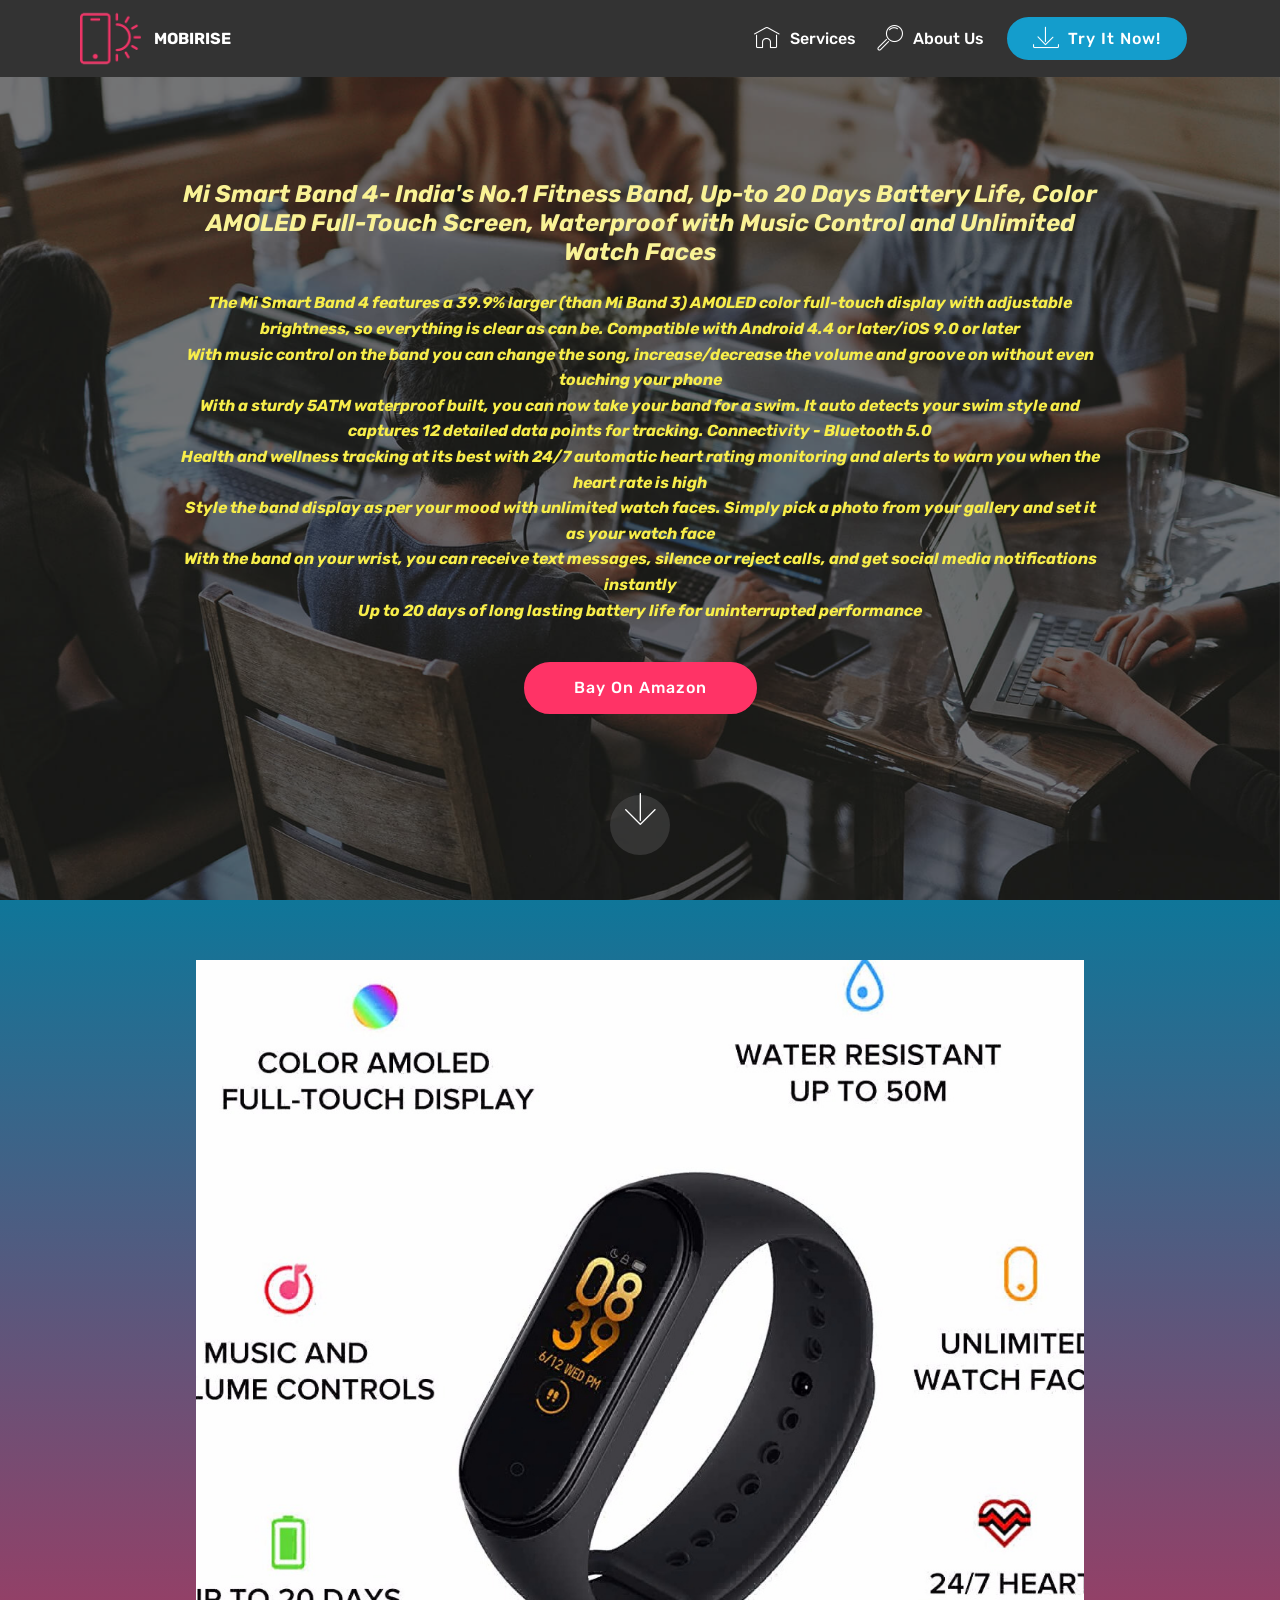
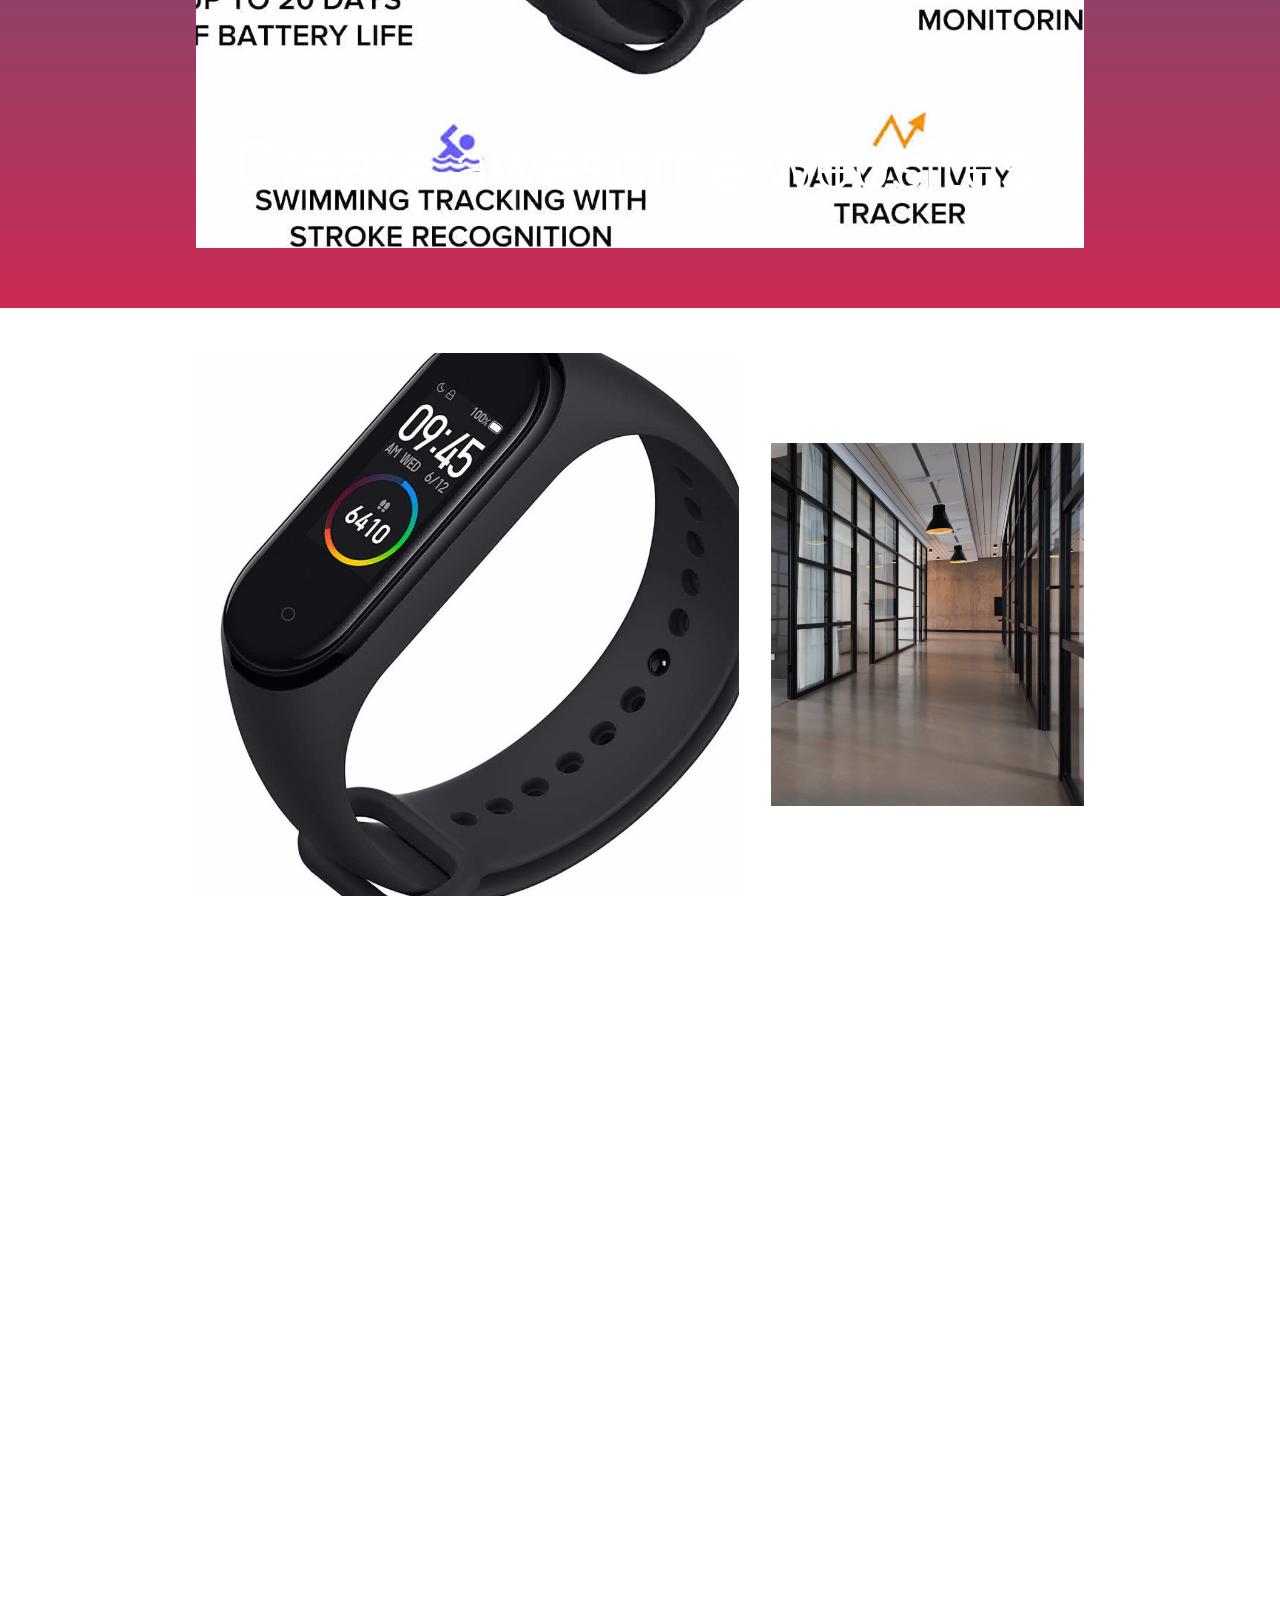
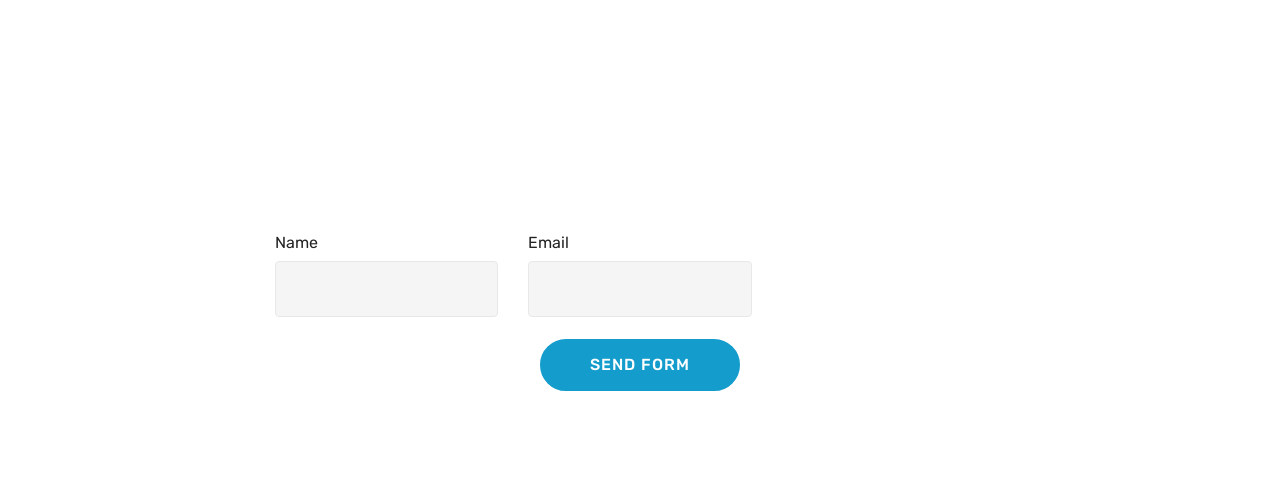
<file: page1.html>
<!DOCTYPE html>
<html  >
<head>
  <!-- Site made with Mobirise Website Builder v4.12.3, https://mobirise.com -->
  <meta charset="UTF-8">
  <meta http-equiv="X-UA-Compatible" content="IE=edge">
  <meta name="generator" content="Mobirise v4.12.3, mobirise.com">
  <meta name="viewport" content="width=device-width, initial-scale=1, minimum-scale=1">
  <link rel="shortcut icon" href="assets/images/logo2.png" type="image/x-icon">
  <meta name="description" content="Web Site Builder Description">
  
  
  <title>Page 1</title>
  <link rel="stylesheet" href="assets/web/assets/mobirise-icons/mobirise-icons.css">
  <link rel="stylesheet" href="assets/bootstrap/css/bootstrap.min.css">
  <link rel="stylesheet" href="assets/bootstrap/css/bootstrap-grid.min.css">
  <link rel="stylesheet" href="assets/bootstrap/css/bootstrap-reboot.min.css">
  <link rel="stylesheet" href="assets/tether/tether.min.css">
  <link rel="stylesheet" href="assets/dropdown/css/style.css">
  <link rel="stylesheet" href="assets/theme/css/style.css">
  <link rel="preload" as="style" href="assets/mobirise/css/mbr-additional.css"><link rel="stylesheet" href="assets/mobirise/css/mbr-additional.css" type="text/css">
  
  
  
</head>
<body>
  <section class="menu cid-qTkzRZLJNu" once="menu" id="menu1-3">

    

    <nav class="navbar navbar-expand beta-menu navbar-dropdown align-items-center navbar-fixed-top navbar-toggleable-sm">
        <button class="navbar-toggler navbar-toggler-right" type="button" data-toggle="collapse" data-target="#navbarSupportedContent" aria-controls="navbarSupportedContent" aria-expanded="false" aria-label="Toggle navigation">
            <div class="hamburger">
                <span></span>
                <span></span>
                <span></span>
                <span></span>
            </div>
        </button>
        <div class="menu-logo">
            <div class="navbar-brand">
                <span class="navbar-logo">
                    <a href="https://mobirise.com">
                         <img src="assets/images/logo2.png" alt="Mobirise" style="height: 3.8rem;">
                    </a>
                </span>
                <span class="navbar-caption-wrap"><a class="navbar-caption text-white display-4" href="https://amzn.to/2WsVahV" target="_blank">
                        MOBIRISE
                    </a></span>
            </div>
        </div>
        <div class="collapse navbar-collapse" id="navbarSupportedContent">
            <ul class="navbar-nav nav-dropdown" data-app-modern-menu="true"><li class="nav-item">
                    <a class="nav-link link text-white display-4" href="https://amzn.to/2WsVahV" target="_blank">
                        <span class="mbri-home mbr-iconfont mbr-iconfont-btn"></span>
                        Services
                    </a>
                </li>
                <li class="nav-item">
                    <a class="nav-link link text-white display-4" href="https://amzn.to/2WsVahV" target="_blank">
                        <span class="mbri-search mbr-iconfont mbr-iconfont-btn"></span>
                        About Us
                    </a>
                </li></ul>
            <div class="navbar-buttons mbr-section-btn">
                <a class="btn btn-sm btn-primary display-4" href="https://mobirise.com">
                    <span class="mbri-save mbr-iconfont mbr-iconfont-btn "></span>
                    Try It Now!
                </a>
            </div>
        </div>
    </nav>
</section>

<section class="engine"><a href="https://mobirise.info/m">website design templates</a></section><section class="cid-rY153C5prA mbr-fullscreen mbr-parallax-background" id="header2-4">

    

    <div class="mbr-overlay" style="opacity: 0.5; background-color: rgb(35, 35, 35);"></div>

    <div class="container align-center">
        <div class="row justify-content-md-center">
            <div class="mbr-white col-md-10">
                <h1 class="mbr-section-title mbr-bold pb-3 mbr-fonts-style display-5"><em>Mi Smart Band 4- India's No.1 Fitness Band, Up-to 20 Days Battery Life, Color AMOLED Full-Touch Screen, Waterproof with Music Control and Unlimited Watch Faces</em></h1>
                
                <p class="mbr-text pb-3 mbr-fonts-style display-7"><em><strong>The Mi Smart Band 4 features a 39.9% larger (than Mi Band 3) AMOLED color full-touch display with adjustable brightness, so everything is clear as can be. Compatible with Android 4.4 or later/iOS 9.0 or later
<br>With music control on the band you can change the song, increase/decrease the volume and groove on without even touching your phone
<br>With a sturdy 5ATM waterproof built, you can now take your band for a swim. It auto detects your swim style and captures 12 detailed data points for tracking. Connectivity - Bluetooth 5.0
<br>Health and wellness tracking at its best with 24/7 automatic heart rating monitoring and alerts to warn you when the heart rate is high
<br>Style the band display as per your mood with unlimited watch faces. Simply pick a photo from your gallery and set it as your watch face
<br>With the band on your wrist, you can receive text messages, silence or reject calls, and get social media notifications instantly
<br>Up to 20 days of long lasting battery life for uninterrupted performance</strong></em></p>
                <div class="mbr-section-btn"><a class="btn btn-md btn-secondary display-4" href="https://amzn.to/2WsSH7r" target="_blank">Bay On Amazon</a></div>
            </div>
        </div>
    </div>
    <div class="mbr-arrow hidden-sm-down" aria-hidden="true">
        <a href="#next">
            <i class="mbri-down mbr-iconfont"></i>
        </a>
    </div>
</section>

<section class="cid-rY18YvkhgZ" id="image3-5">

    

    <figure class="mbr-figure container">
            <div class="image-block" style="width: 80%;">
                <a href="https://amzn.to/2ynQbag"><img src="assets/images/71nat0ukdtl.-sl1500-1500x1500.jpeg" width="1400" alt="Mobirise" title=""></a>
                <figcaption class="mbr-figure-caption mbr-figure-caption-over">
                    <div class="container pb-5 mbr-white align-center mbr-fonts-style display-1">
                        Create awesome websites!
                    </div>
                </figcaption>
            </div>
    </figure>
</section>

<section class="cid-rY1aucFIA7" id="image4-6">
    <!-- Block parameters controls (Blue "Gear" panel) -->
    
    <!-- End block parameters -->
    <div class="container images-container">
            <div class="media-container-row" style="width: 80%;">
                <div class="img-item item1" style="width: 177%;">
                    <a href="https://amzn.to/2ynQbag" target="_blank"><img src="assets/images/71zspnjel0l.-sl1500-1086x1086.jpeg" alt="" title=""></a>
                    
                </div>
                <div class="img-item">
                    <img src="assets/images/background9.jpg">
                    
                </div>
            </div>
    </div>
</section>

<section class="cid-rY1aMkvQLd" id="video2-7">

    
    
    <figure class="mbr-figure align-center">
        <div class="video-block" style="width: 100%;">
            <div><iframe class="mbr-embedded-video" src="https://www.youtube.com/embed/1pTXmFoLlok?rel=0&amp;amp;showinfo=0&amp;autoplay=1&amp;loop=1&amp;playlist=1pTXmFoLlok" width="1280" height="720" frameborder="0" allowfullscreen></iframe></div>
        </div>
    </figure>
</section>

<section class="mbr-section form1 cid-rY1daNOOC5" id="form1-8">

    

    
    <div class="container">
        <div class="row justify-content-center">
            <div class="title col-12 col-lg-8">
                <h2 class="mbr-section-title align-center pb-3 mbr-fonts-style display-4"></h2>
                <h3 class="mbr-section-subtitle align-center mbr-light pb-3 mbr-fonts-style display-5"></h3>
            </div>
        </div>
    </div>
    <div class="container">
        <div class="row justify-content-center">
            <div class="media-container-column col-lg-8" data-form-type="formoid">
                <!---Formbuilder Form--->
                <form action="https://mobirise.com/" method="POST" class="mbr-form form-with-styler" data-form-title="Mobirise Form"><input type="hidden" name="email" data-form-email="true" value="UDzf3Jrw41FcQSBR9WX5qAuEBA6gZSk5T1AhTITnUPmVJpx0d2QPAddPCzRh9lEAnlUX9ah978qijO8sj9hmhJ7A6rMtv+u23YifyB7nP88nq+8iK0C1ont/fDGQMGTe">
                    <div class="row">
                        <div hidden="hidden" data-form-alert="" class="alert alert-success col-12">Thanks for filling out the form!</div>
                        <div hidden="hidden" data-form-alert-danger="" class="alert alert-danger col-12">
                        </div>
                    </div>
                    <div class="dragArea row">
                        <div class="col-md-4  form-group" data-for="name">
                            <label for="name-form1-8" class="form-control-label mbr-fonts-style display-7">Name</label>
                            <input type="text" name="name" data-form-field="Name" required="required" class="form-control display-7" id="name-form1-8">
                        </div>
                        <div class="col-md-4  form-group" data-for="email">
                            <label for="email-form1-8" class="form-control-label mbr-fonts-style display-7">Email</label>
                            <input type="email" name="email" data-form-field="Email" required="required" class="form-control display-7" id="email-form1-8">
                        </div>
                        
                        
                        <div class="col-md-12 input-group-btn align-center">
                            <button type="submit" class="btn btn-primary btn-form display-4">SEND FORM</button>
                        </div>
                    </div>
                </form><!---Formbuilder Form--->
            </div>
        </div>
    </div>
</section>


  <script src="assets/web/assets/jquery/jquery.min.js"></script>
  <script src="assets/popper/popper.min.js"></script>
  <script src="assets/bootstrap/js/bootstrap.min.js"></script>
  <script src="assets/smoothscroll/smooth-scroll.js"></script>
  <script src="assets/tether/tether.min.js"></script>
  <script src="assets/dropdown/js/nav-dropdown.js"></script>
  <script src="assets/dropdown/js/navbar-dropdown.js"></script>
  <script src="assets/touchswipe/jquery.touch-swipe.min.js"></script>
  <script src="assets/parallax/jarallax.min.js"></script>
  <script src="assets/theme/js/script.js"></script>
  <script src="assets/formoid/formoid.min.js"></script>
  
  
</body>
</html>
</file>
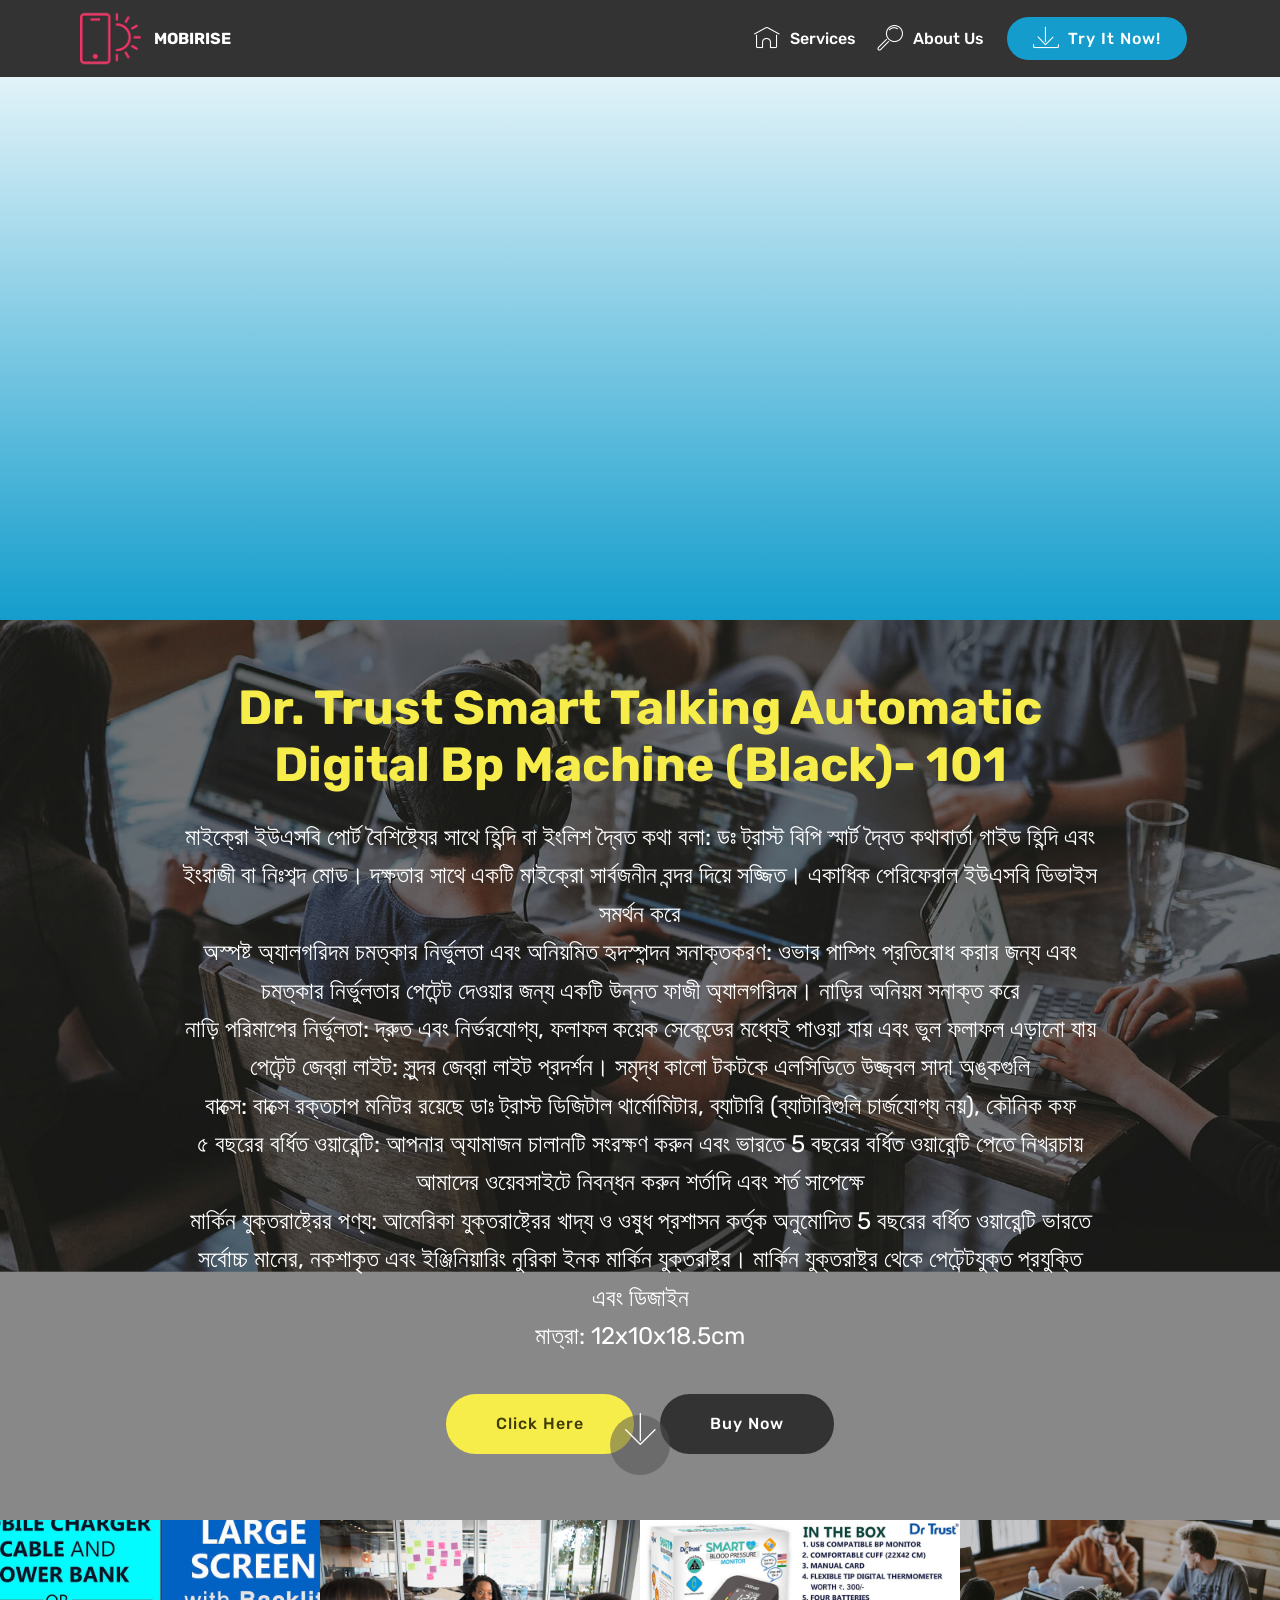
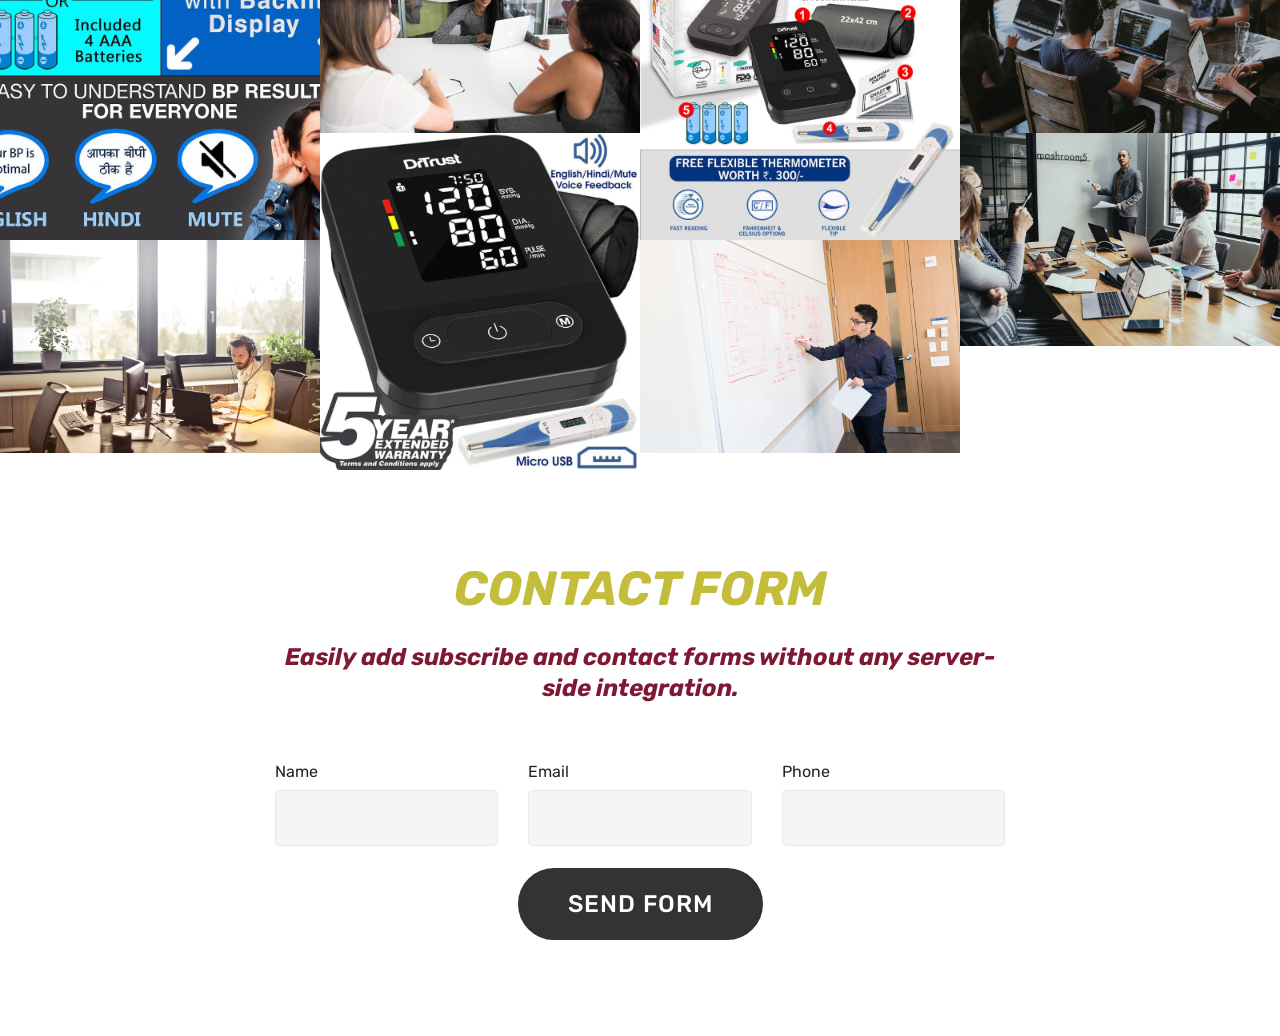
<file: page2.html>
<!DOCTYPE html>
<html  >
<head>
  <!-- Site made with Mobirise Website Builder v4.12.3, https://mobirise.com -->
  <meta charset="UTF-8">
  <meta http-equiv="X-UA-Compatible" content="IE=edge">
  <meta name="generator" content="Mobirise v4.12.3, mobirise.com">
  <meta name="viewport" content="width=device-width, initial-scale=1, minimum-scale=1">
  <link rel="shortcut icon" href="assets/images/logo2.png" type="image/x-icon">
  <meta name="description" content="Website Maker Description">
  
  
  <title>Page 2</title>
  <link rel="stylesheet" href="assets/web/assets/mobirise-icons/mobirise-icons.css">
  <link rel="stylesheet" href="assets/bootstrap/css/bootstrap.min.css">
  <link rel="stylesheet" href="assets/bootstrap/css/bootstrap-grid.min.css">
  <link rel="stylesheet" href="assets/bootstrap/css/bootstrap-reboot.min.css">
  <link rel="stylesheet" href="assets/dropdown/css/style.css">
  <link rel="stylesheet" href="assets/tether/tether.min.css">
  <link rel="stylesheet" href="assets/theme/css/style.css">
  <link rel="stylesheet" href="assets/gallery/style.css">
  <link rel="preload" as="style" href="assets/mobirise/css/mbr-additional.css"><link rel="stylesheet" href="assets/mobirise/css/mbr-additional.css" type="text/css">
  
  
  
</head>
<body>
  <section class="menu cid-qTkzRZLJNu" once="menu" id="menu1-a">

    

    <nav class="navbar navbar-expand beta-menu navbar-dropdown align-items-center navbar-fixed-top navbar-toggleable-sm">
        <button class="navbar-toggler navbar-toggler-right" type="button" data-toggle="collapse" data-target="#navbarSupportedContent" aria-controls="navbarSupportedContent" aria-expanded="false" aria-label="Toggle navigation">
            <div class="hamburger">
                <span></span>
                <span></span>
                <span></span>
                <span></span>
            </div>
        </button>
        <div class="menu-logo">
            <div class="navbar-brand">
                <span class="navbar-logo">
                    <a href="https://mobirise.com">
                         <img src="assets/images/logo2.png" alt="Mobirise" style="height: 3.8rem;">
                    </a>
                </span>
                <span class="navbar-caption-wrap"><a class="navbar-caption text-white display-4" href="https://amzn.to/2WsVahV" target="_blank">
                        MOBIRISE
                    </a></span>
            </div>
        </div>
        <div class="collapse navbar-collapse" id="navbarSupportedContent">
            <ul class="navbar-nav nav-dropdown" data-app-modern-menu="true"><li class="nav-item">
                    <a class="nav-link link text-white display-4" href="https://amzn.to/2WsVahV" target="_blank">
                        <span class="mbri-home mbr-iconfont mbr-iconfont-btn"></span>
                        Services
                    </a>
                </li>
                <li class="nav-item">
                    <a class="nav-link link text-white display-4" href="https://amzn.to/2WsVahV" target="_blank">
                        <span class="mbri-search mbr-iconfont mbr-iconfont-btn"></span>
                        About Us
                    </a>
                </li></ul>
            <div class="navbar-buttons mbr-section-btn">
                <a class="btn btn-sm btn-primary display-4" href="https://mobirise.com">
                    <span class="mbri-save mbr-iconfont mbr-iconfont-btn "></span>
                    Try It Now!
                </a>
            </div>
        </div>
    </nav>
</section>

<section class="engine"><a href="https://mobirise.info/h">how to create a web page</a></section><section class="cid-rY6LqZfQqV" id="video3-d">

    
    
    <figure class="mbr-figure align-center container">
        <div class="video-block" style="width: 80%;">
            <div><iframe class="mbr-embedded-video" src="https://www.youtube.com/embed/ZP585AEp6P0?rel=0&amp;amp;showinfo=0&amp;autoplay=1&amp;loop=1&amp;playlist=ZP585AEp6P0" width="1280" height="720" frameborder="0" allowfullscreen></iframe></div>
        </div>
    </figure>
</section>

<section class="cid-rY6IrNwiWk mbr-fullscreen mbr-parallax-background" id="header2-b">

    

    <div class="mbr-overlay" style="opacity: 0.5; background-color: rgb(35, 35, 35);"></div>

    <div class="container align-center">
        <div class="row justify-content-md-center">
            <div class="mbr-white col-md-10">
                <h1 class="mbr-section-title mbr-bold pb-3 mbr-fonts-style display-2">Dr. Trust Smart Talking Automatic Digital Bp Machine (Black)- 101</h1>
                
                <p class="mbr-text pb-3 mbr-fonts-style display-5">মাইক্রো ইউএসবি পোর্ট বৈশিষ্ট্যের সাথে হিন্দি বা ইংলিশ দ্বৈত কথা বলা: ডঃ ট্রাস্ট বিপি স্মার্ট দ্বৈত কথাবার্তা গাইড হিন্দি এবং ইংরাজী বা নিঃশব্দ মোড। দক্ষতার সাথে একটি মাইক্রো সার্বজনীন বন্দর দিয়ে সজ্জিত। একাধিক পেরিফেরাল ইউএসবি ডিভাইস সমর্থন করে
<br>অস্পষ্ট অ্যালগরিদম চমত্কার নির্ভুলতা এবং অনিয়মিত হৃদস্পন্দন সনাক্তকরণ: ওভার পাম্পিং প্রতিরোধ করার জন্য এবং চমত্কার নির্ভুলতার পেটেন্ট দেওয়ার জন্য একটি উন্নত ফাজী অ্যালগরিদম। নাড়ির অনিয়ম সনাক্ত করে
<br>নাড়ি পরিমাপের নির্ভুলতা: দ্রুত এবং নির্ভরযোগ্য, ফলাফল কয়েক সেকেন্ডের মধ্যেই পাওয়া যায় এবং ভুল ফলাফল এড়ানো যায়
<br>পেটেন্ট জেব্রা লাইট: সুন্দর জেব্রা লাইট প্রদর্শন। সমৃদ্ধ কালো টকটকে এলসিডিতে উজ্জ্বল সাদা অঙ্কগুলি
<br>বাক্সে: বাক্সে রক্তচাপ মনিটর রয়েছে ডাঃ ট্রাস্ট ডিজিটাল থার্মোমিটার, ব্যাটারি (ব্যাটারিগুলি চার্জযোগ্য নয়), কৌনিক কফ
<br>৫ বছরের বর্ধিত ওয়ারেন্টি: আপনার অ্যামাজন চালানটি সংরক্ষণ করুন এবং ভারতে 5 বছরের বর্ধিত ওয়ারেন্টি পেতে নিখরচায় আমাদের ওয়েবসাইটে নিবন্ধন করুন শর্তাদি এবং শর্ত সাপেক্ষে
<br>মার্কিন যুক্তরাষ্ট্রের পণ্য: আমেরিকা যুক্তরাষ্ট্রের খাদ্য ও ওষুধ প্রশাসন কর্তৃক অনুমোদিত 5 বছরের বর্ধিত ওয়ারেন্টি ভারতে সর্বোচ্চ মানের, নকশাকৃত এবং ইঞ্জিনিয়ারিং নুরিকা ইনক মার্কিন যুক্তরাষ্ট্র। মার্কিন যুক্তরাষ্ট্র থেকে পেটেন্টযুক্ত প্রযুক্তি এবং ডিজাইন
<br>মাত্রা: 12x10x18.5cm</p>
                <div class="mbr-section-btn"><a class="btn btn-md btn-success display-7" href="https://amzn.to/2WsVahV" target="_blank">Click Here</a>
                    <a class="btn btn-md btn-black display-7" href="https://amzn.to/2WsVahV" target="_blank">Buy Now</a></div>
            </div>
        </div>
    </div>
    <div class="mbr-arrow hidden-sm-down" aria-hidden="true">
        <a href="#next">
            <i class="mbri-down mbr-iconfont"></i>
        </a>
    </div>
</section>

<section class="mbr-gallery mbr-slider-carousel cid-rY6KnUcyMj" id="gallery3-c">

    

    <div>
        <div><!-- Filter --><!-- Gallery --><div class="mbr-gallery-row"><div class="mbr-gallery-layout-default"><div><div><div class="mbr-gallery-item mbr-gallery-item--p0" data-video-url="false" data-tags="Awesome"><div href="#lb-gallery3-c" data-slide-to="0" data-toggle="modal"><img src="assets/images/81k4bygzjxl.-sl1500-1500x1500-800x800.jpeg" alt="" title=""><span class="icon-focus"></span></div></div><div class="mbr-gallery-item mbr-gallery-item--p0" data-video-url="false" data-tags="Responsive"><div href="#lb-gallery3-c" data-slide-to="1" data-toggle="modal"><img src="assets/images/background2.jpg" alt="" title=""><span class="icon-focus"></span></div></div><div class="mbr-gallery-item mbr-gallery-item--p0" data-video-url="false" data-tags="Creative"><div href="#lb-gallery3-c" data-slide-to="2" data-toggle="modal"><img src="assets/images/811v3fcdsql.-sl1500-1500x1500-800x800.jpg" alt="" title=""><span class="icon-focus"></span></div></div><div class="mbr-gallery-item mbr-gallery-item--p0" data-video-url="false" data-tags="Animated"><div href="#lb-gallery3-c" data-slide-to="3" data-toggle="modal"><img src="assets/images/background4.jpg" alt="" title=""><span class="icon-focus"></span></div></div><div class="mbr-gallery-item mbr-gallery-item--p0" data-video-url="false" data-tags="Awesome"><div href="#lb-gallery3-c" data-slide-to="4" data-toggle="modal"><img src="assets/images/background5.jpg" alt="" title=""><span class="icon-focus"></span></div></div><div class="mbr-gallery-item mbr-gallery-item--p0" data-video-url="false" data-tags="Awesome"><div href="#lb-gallery3-c" data-slide-to="5" data-toggle="modal"><img src="assets/images/71i7wqzty-l.-sl1500-1423x1500-800x843.jpg" alt="" title=""><span class="icon-focus"></span></div></div><div class="mbr-gallery-item mbr-gallery-item--p0" data-video-url="false" data-tags="Responsive"><div href="#lb-gallery3-c" data-slide-to="6" data-toggle="modal"><img src="assets/images/background7.jpg" alt="" title=""><span class="icon-focus"></span></div></div><div class="mbr-gallery-item mbr-gallery-item--p0" data-video-url="false" data-tags="Animated"><div href="#lb-gallery3-c" data-slide-to="7" data-toggle="modal"><img src="assets/images/background8.jpg" alt="" title=""><span class="icon-focus"></span></div></div></div></div><div class="clearfix"></div></div></div><!-- Lightbox --><div data-app-prevent-settings="" class="mbr-slider modal fade carousel slide" tabindex="-1" data-keyboard="true" data-interval="false" id="lb-gallery3-c"><div class="modal-dialog"><div class="modal-content"><div class="modal-body"><div class="carousel-inner"><div class="carousel-item active"><img src="assets/images/81k4bygzjxl.-sl1500-1500x1500.jpeg" alt="" title=""></div><div class="carousel-item"><img src="assets/images/background2.jpg" alt="" title=""></div><div class="carousel-item"><img src="assets/images/811v3fcdsql.-sl1500-1500x1500.jpg" alt="" title=""></div><div class="carousel-item"><img src="assets/images/background4.jpg" alt="" title=""></div><div class="carousel-item"><img src="assets/images/background5.jpg" alt="" title=""></div><div class="carousel-item"><img src="assets/images/71i7wqzty-l.-sl1500-1423x1500.jpg" alt="" title=""></div><div class="carousel-item"><img src="assets/images/background7.jpg" alt="" title=""></div><div class="carousel-item"><img src="assets/images/background8.jpg" alt="" title=""></div></div><a class="carousel-control carousel-control-prev" role="button" data-slide="prev" href="#lb-gallery3-c"><span class="mbri-left mbr-iconfont" aria-hidden="true"></span><span class="sr-only">Previous</span></a><a class="carousel-control carousel-control-next" role="button" data-slide="next" href="#lb-gallery3-c"><span class="mbri-right mbr-iconfont" aria-hidden="true"></span><span class="sr-only">Next</span></a><a class="close" href="#" role="button" data-dismiss="modal"><span class="sr-only">Close</span></a></div></div></div></div></div>
    </div>

</section>

<section class="mbr-section form1 cid-rY6Mgoztby" id="form1-e">

    

    
    <div class="container">
        <div class="row justify-content-center">
            <div class="title col-12 col-lg-8">
                <h2 class="mbr-section-title align-center pb-3 mbr-fonts-style display-2"><strong><em>
                    CONTACT FORM
                </em></strong></h2>
                <h3 class="mbr-section-subtitle align-center mbr-light pb-3 mbr-fonts-style display-5"><strong><em>
                    Easily add subscribe and contact forms without any server-side integration.
                </em></strong></h3>
            </div>
        </div>
    </div>
    <div class="container">
        <div class="row justify-content-center">
            <div class="media-container-column col-lg-8" data-form-type="formoid">
                <!---Formbuilder Form--->
                <form action="https://mobirise.com/" method="POST" class="mbr-form form-with-styler" data-form-title="Mobirise Form"><input type="hidden" name="email" data-form-email="true" value="T1InCAxAth8X9JxxbTRisZnwAHSC3bv9/G6U7mnUJTkr5/4ILK/Ww7el+0FkableyYJjLA0WWx01N+O3uV1SMilfi5xOzrCIE7Wwnnn9jGY9UC68TbZJS4TrO2xTKJxV">
                    <div class="row">
                        <div hidden="hidden" data-form-alert="" class="alert alert-success col-12">Thanks for filling out the form!</div>
                        <div hidden="hidden" data-form-alert-danger="" class="alert alert-danger col-12">
                        </div>
                    </div>
                    <div class="dragArea row">
                        <div class="col-md-4  form-group" data-for="name">
                            <label for="name-form1-e" class="form-control-label mbr-fonts-style display-7">Name</label>
                            <input type="text" name="name" data-form-field="Name" required="required" class="form-control display-7" id="name-form1-e">
                        </div>
                        <div class="col-md-4  form-group" data-for="email">
                            <label for="email-form1-e" class="form-control-label mbr-fonts-style display-7">Email</label>
                            <input type="email" name="email" data-form-field="Email" required="required" class="form-control display-7" id="email-form1-e">
                        </div>
                        <div data-for="phone" class="col-md-4  form-group">
                            <label for="phone-form1-e" class="form-control-label mbr-fonts-style display-7">Phone</label>
                            <input type="tel" name="phone" data-form-field="Phone" class="form-control display-7" id="phone-form1-e">
                        </div>
                        
                        <div class="col-md-12 input-group-btn align-center"><button type="submit" class="btn btn-form btn-black display-5" href="https://amzn.to/2WsVahV" target="_blank">SEND FORM</button></div>
                    </div>
                </form><!---Formbuilder Form--->
            </div>
        </div>
    </div>
</section>


  <script src="assets/web/assets/jquery/jquery.min.js"></script>
  <script src="assets/popper/popper.min.js"></script>
  <script src="assets/bootstrap/js/bootstrap.min.js"></script>
  <script src="assets/parallax/jarallax.min.js"></script>
  <script src="assets/smoothscroll/smooth-scroll.js"></script>
  <script src="assets/dropdown/js/nav-dropdown.js"></script>
  <script src="assets/dropdown/js/navbar-dropdown.js"></script>
  <script src="assets/touchswipe/jquery.touch-swipe.min.js"></script>
  <script src="assets/tether/tether.min.js"></script>
  <script src="assets/masonry/masonry.pkgd.min.js"></script>
  <script src="assets/imagesloaded/imagesloaded.pkgd.min.js"></script>
  <script src="assets/bootstrapcarouselswipe/bootstrap-carousel-swipe.js"></script>
  <script src="assets/vimeoplayer/jquery.mb.vimeo_player.js"></script>
  <script src="assets/theme/js/script.js"></script>
  <script src="assets/gallery/player.min.js"></script>
  <script src="assets/gallery/script.js"></script>
  <script src="assets/slidervideo/script.js"></script>
  <script src="assets/formoid/formoid.min.js"></script>
  
  
</body>
</html>
</file>
<file: assets/web/assets/mobirise-icons/mobirise-icons.css>
@font-face {
  font-family: 'MobiriseIcons';
  src:  url('mobirise-icons.eot?spat4u');
  src:  url('mobirise-icons.eot?spat4u#iefix') format('embedded-opentype'),
    url('mobirise-icons.ttf?spat4u') format('truetype'),
    url('mobirise-icons.woff?spat4u') format('woff'),
    url('mobirise-icons.svg?spat4u#MobiriseIcons') format('svg');
  font-weight: normal;
  font-style: normal;
  font-display: swap;
}

[class^="mbri-"], [class*=" mbri-"] {
  /* use !important to prevent issues with browser extensions that change fonts */
  font-family: MobiriseIcons !important;
  speak: none;
  font-style: normal;
  font-weight: normal;
  font-variant: normal;
  text-transform: none;
  line-height: 1;

  /* Better Font Rendering =========== */
  -webkit-font-smoothing: antialiased;
  -moz-osx-font-smoothing: grayscale;
}

.mbri-add-submenu:before {
  content: "\e900";
}
.mbri-alert:before {
  content: "\e901";
}
.mbri-align-center:before {
  content: "\e902";
}
.mbri-align-justify:before {
  content: "\e903";
}
.mbri-align-left:before {
  content: "\e904";
}
.mbri-align-right:before {
  content: "\e905";
}
.mbri-android:before {
  content: "\e906";
}
.mbri-apple:before {
  content: "\e907";
}
.mbri-arrow-down:before {
  content: "\e908";
}
.mbri-arrow-next:before {
  content: "\e909";
}
.mbri-arrow-prev:before {
  content: "\e90a";
}
.mbri-arrow-up:before {
  content: "\e90b";
}
.mbri-bold:before {
  content: "\e90c";
}
.mbri-bookmark:before {
  content: "\e90d";
}
.mbri-bootstrap:before {
  content: "\e90e";
}
.mbri-briefcase:before {
  content: "\e90f";
}
.mbri-browse:before {
  content: "\e910";
}
.mbri-bulleted-list:before {
  content: "\e911";
}
.mbri-calendar:before {
  content: "\e912";
}
.mbri-camera:before {
  content: "\e913";
}
.mbri-cart-add:before {
  content: "\e914";
}
.mbri-cart-full:before {
  content: "\e915";
}
.mbri-cash:before {
  content: "\e916";
}
.mbri-change-style:before {
  content: "\e917";
}
.mbri-chat:before {
  content: "\e918";
}
.mbri-clock:before {
  content: "\e919";
}
.mbri-close:before {
  content: "\e91a";
}
.mbri-cloud:before {
  content: "\e91b";
}
.mbri-code:before {
  content: "\e91c";
}
.mbri-contact-form:before {
  content: "\e91d";
}
.mbri-credit-card:before {
  content: "\e91e";
}
.mbri-cursor-click:before {
  content: "\e91f";
}
.mbri-cust-feedback:before {
  content: "\e920";
}
.mbri-database:before {
  content: "\e921";
}
.mbri-delivery:before {
  content: "\e922";
}
.mbri-desktop:before {
  content: "\e923";
}
.mbri-devices:before {
  content: "\e924";
}
.mbri-down:before {
  content: "\e925";
}
.mbri-download:before {
  content: "\e989";
}
.mbri-drag-n-drop:before {
  content: "\e927";
}
.mbri-drag-n-drop2:before {
  content: "\e928";
}
.mbri-edit:before {
  content: "\e929";
}
.mbri-edit2:before {
  content: "\e92a";
}
.mbri-error:before {
  content: "\e92b";
}
.mbri-extension:before {
  content: "\e92c";
}
.mbri-features:before {
  content: "\e92d";
}
.mbri-file:before {
  content: "\e92e";
}
.mbri-flag:before {
  content: "\e92f";
}
.mbri-folder:before {
  content: "\e930";
}
.mbri-gift:before {
  content: "\e931";
}
.mbri-github:before {
  content: "\e932";
}
.mbri-globe:before {
  content: "\e933";
}
.mbri-globe-2:before {
  content: "\e934";
}
.mbri-growing-chart:before {
  content: "\e935";
}
.mbri-hearth:before {
  content: "\e936";
}
.mbri-help:before {
  content: "\e937";
}
.mbri-home:before {
  content: "\e938";
}
.mbri-hot-cup:before {
  content: "\e939";
}
.mbri-idea:before {
  content: "\e93a";
}
.mbri-image-gallery:before {
  content: "\e93b";
}
.mbri-image-slider:before {
  content: "\e93c";
}
.mbri-info:before {
  content: "\e93d";
}
.mbri-italic:before {
  content: "\e93e";
}
.mbri-key:before {
  content: "\e93f";
}
.mbri-laptop:before {
  content: "\e940";
}
.mbri-layers:before {
  content: "\e941";
}
.mbri-left-right:before {
  content: "\e942";
}
.mbri-left:before {
  content: "\e943";
}
.mbri-letter:before {
  content: "\e944";
}
.mbri-like:before {
  content: "\e945";
}
.mbri-link:before {
  content: "\e946";
}
.mbri-lock:before {
  content: "\e947";
}
.mbri-login:before {
  content: "\e948";
}
.mbri-logout:before {
  content: "\e949";
}
.mbri-magic-stick:before {
  content: "\e94a";
}
.mbri-map-pin:before {
  content: "\e94b";
}
.mbri-menu:before {
  content: "\e94c";
}
.mbri-mobile:before {
  content: "\e94d";
}
.mbri-mobile2:before {
  content: "\e94e";
}
.mbri-mobirise:before {
  content: "\e94f";
}
.mbri-more-horizontal:before {
  content: "\e950";
}
.mbri-more-vertical:before {
  content: "\e951";
}
.mbri-music:before {
  content: "\e952";
}
.mbri-new-file:before {
  content: "\e953";
}
.mbri-numbered-list:before {
  content: "\e954";
}
.mbri-opened-folder:before {
  content: "\e955";
}
.mbri-pages:before {
  content: "\e956";
}
.mbri-paper-plane:before {
  content: "\e957";
}
.mbri-paperclip:before {
  content: "\e958";
}
.mbri-photo:before {
  content: "\e959";
}
.mbri-photos:before {
  content: "\e95a";
}
.mbri-pin:before {
  content: "\e95b";
}
.mbri-play:before {
  content: "\e95c";
}
.mbri-plus:before {
  content: "\e95d";
}
.mbri-preview:before {
  content: "\e95e";
}
.mbri-print:before {
  content: "\e95f";
}
.mbri-protect:before {
  content: "\e960";
}
.mbri-question:before {
  content: "\e961";
}
.mbri-quote-left:before {
  content: "\e962";
}
.mbri-quote-right:before {
  content: "\e963";
}
.mbri-refresh:before {
  content: "\e964";
}
.mbri-responsive:before {
  content: "\e965";
}
.mbri-right:before {
  content: "\e966";
}
.mbri-rocket:before {
  content: "\e967";
}
.mbri-sad-face:before {
  content: "\e968";
}
.mbri-sale:before {
  content: "\e969";
}
.mbri-save:before {
  content: "\e96a";
}
.mbri-search:before {
  content: "\e96b";
}
.mbri-setting:before {
  content: "\e96c";
}
.mbri-setting2:before {
  content: "\e96d";
}
.mbri-setting3:before {
  content: "\e96e";
}
.mbri-share:before {
  content: "\e96f";
}
.mbri-shopping-bag:before {
  content: "\e970";
}
.mbri-shopping-basket:before {
  content: "\e971";
}
.mbri-shopping-cart:before {
  content: "\e972";
}
.mbri-sites:before {
  content: "\e973";
}
.mbri-smile-face:before {
  content: "\e974";
}
.mbri-speed:before {
  content: "\e975";
}
.mbri-star:before {
  content: "\e976";
}
.mbri-success:before {
  content: "\e977";
}
.mbri-sun:before {
  content: "\e978";
}
.mbri-sun2:before {
  content: "\e979";
}
.mbri-tablet:before {
  content: "\e97a";
}
.mbri-tablet-vertical:before {
  content: "\e97b";
}
.mbri-target:before {
  content: "\e97c";
}
.mbri-timer:before {
  content: "\e97d";
}
.mbri-to-ftp:before {
  content: "\e97e";
}
.mbri-to-local-drive:before {
  content: "\e97f";
}
.mbri-touch-swipe:before {
  content: "\e980";
}
.mbri-touch:before {
  content: "\e981";
}
.mbri-trash:before {
  content: "\e982";
}
.mbri-underline:before {
  content: "\e983";
}
.mbri-unlink:before {
  content: "\e984";
}
.mbri-unlock:before {
  content: "\e985";
}
.mbri-up-down:before {
  content: "\e986";
}
.mbri-up:before {
  content: "\e987";
}
.mbri-update:before {
  content: "\e988";
}
.mbri-upload:before {
 content: "\e926"; 
}
.mbri-user:before {
  content: "\e98a";
}
.mbri-user2:before {
  content: "\e98b";
}
.mbri-users:before {
  content: "\e98c";
}
.mbri-video:before {
  content: "\e98d";
}
.mbri-video-play:before {
  content: "\e98e";
}
.mbri-watch:before {
  content: "\e98f";
}
.mbri-website-theme:before {
  content: "\e990";
}
.mbri-wifi:before {
  content: "\e991";
}
.mbri-windows:before {
  content: "\e992";
}
.mbri-zoom-out:before {
  content: "\e993";
}
.mbri-redo:before {
  content: "\e994";
}
.mbri-undo:before {
  content: "\e995";
}
</file>
<file: assets/dropdown/css/style.css>
.navbar-dropdown {
  left: 0;
  padding: 0;
  position: absolute;
  right: 0;
  top: 0;
  transition: all 0.45s ease;
  z-index: 1030;
  background: #282828; }
  .navbar-dropdown .navbar-logo {
    margin-right: 0.8rem;
    transition: margin 0.3s ease-in-out;
    vertical-align: middle; }
    .navbar-dropdown .navbar-logo img {
      height: 3.125rem;
      transition: all 0.3s ease-in-out; }
    .navbar-dropdown .navbar-logo.mbr-iconfont {
      font-size: 3.125rem;
      line-height: 3.125rem; }
  .navbar-dropdown .navbar-caption {
    font-weight: 700;
    white-space: normal;
    vertical-align: -4px;
    line-height: 3.125rem !important; }
    .navbar-dropdown .navbar-caption, .navbar-dropdown .navbar-caption:hover {
      color: inherit;
      text-decoration: none; }
  .navbar-dropdown .mbr-iconfont + .navbar-caption {
    vertical-align: -1px; }
  .navbar-dropdown.navbar-fixed-top {
    position: fixed; }
  .navbar-dropdown .navbar-brand span {
    vertical-align: -4px; }
  .navbar-dropdown.bg-color.transparent {
    background: none; }
  .navbar-dropdown.navbar-short .navbar-brand {
    padding: 0.625rem 0; }
    .navbar-dropdown.navbar-short .navbar-brand span {
      vertical-align: -1px; }
  .navbar-dropdown.navbar-short .navbar-caption {
    line-height: 2.375rem !important;
    vertical-align: -2px; }
  .navbar-dropdown.navbar-short .navbar-logo {
    margin-right: 0.5rem; }
    .navbar-dropdown.navbar-short .navbar-logo img {
      height: 2.375rem; }
    .navbar-dropdown.navbar-short .navbar-logo.mbr-iconfont {
      font-size: 2.375rem;
      line-height: 2.375rem; }
  .navbar-dropdown.navbar-short .mbr-table-cell {
    height: 3.625rem; }
  .navbar-dropdown .navbar-close {
    left: 0.6875rem;
    position: fixed;
    top: 0.75rem;
    z-index: 1000; }
  .navbar-dropdown .hamburger-icon {
    content: "";
    display: inline-block;
    vertical-align: middle;
    width: 16px;
    -webkit-box-shadow: 0 -6px 0 1px #282828,0 0 0 1px #282828,0 6px 0 1px #282828;
    -moz-box-shadow: 0 -6px 0 1px #282828,0 0 0 1px #282828,0 6px 0 1px #282828;
    box-shadow: 0 -6px 0 1px #282828,0 0 0 1px #282828,0 6px 0 1px #282828; }

.dropdown-menu .dropdown-toggle[data-toggle="dropdown-submenu"]::after {
  border-bottom: 0.35em solid transparent;
  border-left: 0.35em solid;
  border-right: 0;
  border-top: 0.35em solid transparent;
  margin-left: 0.3rem; }

.dropdown-menu .dropdown-item:focus {
  outline: 0; }

.nav-dropdown {
  font-size: 0.75rem;
  font-weight: 500;
  height: auto !important; }
  .nav-dropdown .nav-btn {
    padding-left: 1rem; }
  .nav-dropdown .link {
    margin: .667em 1.667em;
    font-weight: 500;
    padding: 0;
    transition: color .2s ease-in-out; }
    .nav-dropdown .link.dropdown-toggle {
      margin-right: 2.583em; }
      .nav-dropdown .link.dropdown-toggle::after {
        margin-left: .25rem;
        border-top: 0.35em solid;
        border-right: 0.35em solid transparent;
        border-left: 0.35em solid transparent;
        border-bottom: 0; }
      .nav-dropdown .link.dropdown-toggle[aria-expanded="true"] {
        margin: 0;
        padding: 0.667em 3.263em  0.667em 1.667em; }
  .nav-dropdown .link::after,
  .nav-dropdown .dropdown-item::after {
    color: inherit; }
  .nav-dropdown .btn {
    font-size: 0.75rem;
    font-weight: 700;
    letter-spacing: 0;
    margin-bottom: 0;
    padding-left: 1.25rem;
    padding-right: 1.25rem; }
  .nav-dropdown .dropdown-menu {
    border-radius: 0;
    border: 0;
    left: 0;
    margin: 0;
    padding-bottom: 1.25rem;
    padding-top: 1.25rem;
    position: relative; }
  .nav-dropdown .dropdown-submenu {
    margin-left: 0.125rem;
    top: 0; }
  .nav-dropdown .dropdown-item {
    font-weight: 500;
    line-height: 2;
    padding: 0.3846em 4.615em 0.3846em 1.5385em;
    position: relative;
    transition: color .2s ease-in-out, background-color .2s ease-in-out; }
    .nav-dropdown .dropdown-item::after {
      margin-top: -0.3077em;
      position: absolute;
      right: 1.1538em;
      top: 50%; }
    .nav-dropdown .dropdown-item:focus, .nav-dropdown .dropdown-item:hover {
      background: none; }

@media (max-width: 767px) {
  .nav-dropdown.navbar-toggleable-sm {
    bottom: 0;
    display: none;
    left: 0;
    overflow-x: hidden;
    position: fixed;
    top: 0;
    transform: translateX(-100%);
    -ms-transform: translateX(-100%);
    -webkit-transform: translateX(-100%);
    width: 18.75rem;
    z-index: 999; } }
.nav-dropdown.navbar-toggleable-xl {
  bottom: 0;
  display: none;
  left: 0;
  overflow-x: hidden;
  position: fixed;
  top: 0;
  transform: translateX(-100%);
  -ms-transform: translateX(-100%);
  -webkit-transform: translateX(-100%);
  width: 18.75rem;
  z-index: 999; }

.nav-dropdown-sm {
  display: block !important;
  overflow-x: hidden;
  overflow: auto;
  padding-top: 3.875rem; }
  .nav-dropdown-sm::after {
    content: "";
    display: block;
    height: 3rem;
    width: 100%; }
  .nav-dropdown-sm.collapse.in ~ .navbar-close {
    display: block !important; }
  .nav-dropdown-sm.collapsing, .nav-dropdown-sm.collapse.in {
    transform: translateX(0);
    -ms-transform: translateX(0);
    -webkit-transform: translateX(0);
    transition: all 0.25s ease-out;
    -webkit-transition: all 0.25s ease-out;
    background: #282828; }
  .nav-dropdown-sm.collapsing[aria-expanded="false"] {
    transform: translateX(-100%);
    -ms-transform: translateX(-100%);
    -webkit-transform: translateX(-100%); }
  .nav-dropdown-sm .nav-item {
    display: block;
    margin-left: 0 !important;
    padding-left: 0; }
  .nav-dropdown-sm .link,
  .nav-dropdown-sm .dropdown-item {
    border-top: 1px dotted rgba(255, 255, 255, 0.1);
    font-size: 0.8125rem;
    line-height: 1.6;
    margin: 0 !important;
    padding: 0.875rem 2.4rem 0.875rem 1.5625rem !important;
    position: relative;
    white-space: normal; }
    .nav-dropdown-sm .link:focus, .nav-dropdown-sm .link:hover,
    .nav-dropdown-sm .dropdown-item:focus,
    .nav-dropdown-sm .dropdown-item:hover {
      background: rgba(0, 0, 0, 0.2) !important;
      color: #c0a375; }
  .nav-dropdown-sm .nav-btn {
    position: relative;
    padding: 1.5625rem 1.5625rem 0 1.5625rem; }
    .nav-dropdown-sm .nav-btn::before {
      border-top: 1px dotted rgba(255, 255, 255, 0.1);
      content: "";
      left: 0;
      position: absolute;
      top: 0;
      width: 100%; }
    .nav-dropdown-sm .nav-btn + .nav-btn {
      padding-top: 0.625rem; }
      .nav-dropdown-sm .nav-btn + .nav-btn::before {
        display: none; }
  .nav-dropdown-sm .btn {
    padding: 0.625rem 0; }
  .nav-dropdown-sm .dropdown-toggle[data-toggle="dropdown-submenu"]::after {
    margin-left: .25rem;
    border-top: 0.35em solid;
    border-right: 0.35em solid transparent;
    border-left: 0.35em solid transparent;
    border-bottom: 0; }
  .nav-dropdown-sm .dropdown-toggle[data-toggle="dropdown-submenu"][aria-expanded="true"]::after {
    border-top: 0;
    border-right: 0.35em solid transparent;
    border-left: 0.35em solid transparent;
    border-bottom: 0.35em solid; }
  .nav-dropdown-sm .dropdown-menu {
    margin: 0;
    padding: 0;
    position: relative;
    top: 0;
    left: 0;
    width: 100%;
    border: 0;
    float: none;
    border-radius: 0;
    background: none; }
  .nav-dropdown-sm .dropdown-submenu {
    left: 100%;
    margin-left: 0.125rem;
    margin-top: -1.25rem;
    top: 0; }

.navbar-toggleable-sm .nav-dropdown .dropdown-menu {
  position: absolute; }

.navbar-toggleable-sm .nav-dropdown .dropdown-submenu {
  left: 100%;
  margin-left: 0.125rem;
  margin-top: -1.25rem;
  top: 0; }

.navbar-toggleable-sm.opened .nav-dropdown .dropdown-menu {
  position: relative; }

.navbar-toggleable-sm.opened .nav-dropdown .dropdown-submenu {
  left: 0;
  margin-left: 00rem;
  margin-top: 0rem;
  top: 0; }

.is-builder .nav-dropdown.collapsing {
  transition: none !important; }

/*# sourceMappingURL=style.css.map */
</file>
<file: assets/theme/css/style.css>
@charset "UTF-8";
/*!
 * Mobirise v4 theme (https://mobirise.com/)
 * Copyright 2017 Mobirise
 */
section {
  background-color: #eeeeee;
}

body {
  font-style: normal;
  line-height: 1.5;
}

section,
.container,
.container-fluid {
  position: relative;
  word-wrap: break-word;
}

a.mbr-iconfont:hover {
  text-decoration: none;
}

.article .lead p,
.article .lead ul,
.article .lead ol,
.article .lead pre,
.article .lead blockquote {
  margin-bottom: 0;
}

ul,
ol,
pre,
blockquote {
  margin-bottom: 2.3125rem;
}

pre {
  background: #f4f4f4;
  padding: 10px 24px;
  white-space: pre-wrap;
}

.inactive {
  -webkit-user-select: none;
  -moz-user-select: none;
  -ms-user-select: none;
  user-select: none;
  pointer-events: none;
  -webkit-user-drag: none;
  user-drag: none;
}

.mbr-section__comments .row {
  justify-content: center;
  -webkit-justify-content: center;
}

a {
  font-style: normal;
  font-weight: 400;
  cursor: pointer;
}
a, a:hover {
  text-decoration: none;
}

figure {
  margin-bottom: 0;
}

body {
  color: #232323;
}

h1,
h2,
h3,
h4,
h5,
h6,
.h1,
.h2,
.h3,
.h4,
.h5,
.h6,
.display-1,
.display-2,
.display-3,
.display-4 {
  line-height: 1;
  word-break: break-word;
  word-wrap: break-word;
}

.mbr-section-title {
  font-style: normal;
  line-height: 1.2;
}

.mbr-section-subtitle {
  line-height: 1.3;
}

.mbr-text {
  font-style: normal;
  line-height: 1.6;
}

b,
strong {
  font-weight: bold;
}

blockquote {
  padding: 10px 0 10px 20px;
  position: relative;
  border-left: 2px solid;
  border-color: #ff3366;
}

input:-webkit-autofill, input:-webkit-autofill:hover, input:-webkit-autofill:focus, input:-webkit-autofill:active {
  transition-delay: 9999s;
  transition-property: background-color, color;
}

textarea[type=hidden] {
  display: none;
}

body {
  position: relative;
}

section {
  background-position: 50% 50%;
  background-repeat: no-repeat;
  background-size: cover;
}
section .mbr-background-video,
section .mbr-background-video-preview {
  position: absolute;
  bottom: 0;
  left: 0;
  right: 0;
  top: 0;
}

.hidden {
  visibility: hidden;
}

.mbr-z-index20 {
  z-index: 20;
}

/*! Base colors */
.mbr-white {
  color: #ffffff;
}

.mbr-black {
  color: #000000;
}

.mbr-bg-white {
  background-color: #ffffff;
}

.mbr-bg-black {
  background-color: #000000;
}

/*! Text-aligns */
.align-left {
  text-align: left;
}

.align-center {
  text-align: center;
}

.align-right {
  text-align: right;
}

@media (max-width: 767px) {
  .align-left,
.align-center,
.align-right,
.mbr-section-btn,
.mbr-section-title {
    text-align: center;
  }
}
/*! Font-weight  */
.mbr-light {
  font-weight: 300;
}

.mbr-regular {
  font-weight: 400;
}

.mbr-semibold {
  font-weight: 500;
}

.mbr-bold {
  font-weight: 700;
}

/*! Media  */
.media-size-item {
  -webkit-flex: 1 1 auto;
  -moz-flex: 1 1 auto;
  -ms-flex: 1 1 auto;
  -o-flex: 1 1 auto;
  flex: 1 1 auto;
}

.media-content {
  -webkit-flex-basis: 100%;
  flex-basis: 100%;
}

.media-container-row {
  display: -ms-flexbox;
  display: -webkit-flex;
  display: flex;
  -webkit-flex-direction: row;
  -ms-flex-direction: row;
  flex-direction: row;
  -webkit-flex-wrap: wrap;
  -ms-flex-wrap: wrap;
  flex-wrap: wrap;
  -webkit-justify-content: center;
  -ms-flex-pack: center;
  justify-content: center;
  -webkit-align-content: center;
  -ms-flex-line-pack: center;
  align-content: center;
  -webkit-align-items: start;
  -ms-flex-align: start;
  align-items: start;
}
.media-container-row .media-size-item {
  width: 400px;
}

.media-container-column {
  display: -ms-flexbox;
  display: -webkit-flex;
  display: flex;
  -webkit-flex-direction: column;
  -ms-flex-direction: column;
  flex-direction: column;
  -webkit-flex-wrap: wrap;
  -ms-flex-wrap: wrap;
  flex-wrap: wrap;
  -webkit-justify-content: center;
  -ms-flex-pack: center;
  justify-content: center;
  -webkit-align-content: center;
  -ms-flex-line-pack: center;
  align-content: center;
  -webkit-align-items: stretch;
  -ms-flex-align: stretch;
  align-items: stretch;
}
.media-container-column > * {
  width: 100%;
}

@media (min-width: 992px) {
  .media-container-row {
    -webkit-flex-wrap: nowrap;
    -ms-flex-wrap: nowrap;
    flex-wrap: nowrap;
  }
}
figure {
  overflow: hidden;
}

figure[mbr-media-size] {
  transition: width 0.1s;
}

.mbr-figure img,
.mbr-figure iframe {
  display: block;
  width: 100%;
}

.card {
  background-color: transparent;
  border: none;
}

.card-box {
  width: 100%;
}

.card-img {
  text-align: center;
  flex-shrink: 0;
  -webkit-flex-shrink: 0;
}

.media {
  max-width: 100%;
  margin: 0 auto;
}

.mbr-figure {
  -ms-flex-item-align: center;
  -ms-grid-row-align: center;
  -webkit-align-self: center;
  align-self: center;
}

.media-container > div {
  max-width: 100%;
}

.mbr-figure img,
.card-img img {
  width: 100%;
}

@media (max-width: 991px) {
  .media-size-item {
    width: auto !important;
  }

  .media {
    width: auto;
  }

  .mbr-figure {
    width: 100% !important;
  }
}
/*! Buttons */
.btn {
  font-weight: 500;
  border-width: 2px;
  font-style: normal;
  letter-spacing: 1px;
  margin: 0.4rem 0.8rem;
  white-space: normal;
  -webkit-transition: all 0.3s ease-in-out;
  -moz-transition: all 0.3s ease-in-out;
  transition: all 0.3s ease-in-out;
  display: inline-flex;
  align-items: center;
  justify-content: center;
  word-break: break-word;
  -webkit-align-items: center;
  -webkit-justify-content: center;
  display: -webkit-inline-flex;
}

.btn-sm {
  font-weight: 500;
  letter-spacing: 1px;
  -webkit-transition: all 0.3s ease-in-out;
  -moz-transition: all 0.3s ease-in-out;
  transition: all 0.3s ease-in-out;
}

.btn-md {
  font-weight: 500;
  letter-spacing: 1px;
  margin: 0.4rem 0.8rem !important;
  -webkit-transition: all 0.3s ease-in-out;
  -moz-transition: all 0.3s ease-in-out;
  transition: all 0.3s ease-in-out;
}

.btn-lg {
  font-weight: 500;
  letter-spacing: 1px;
  margin: 0.4rem 0.8rem !important;
  -webkit-transition: all 0.3s ease-in-out;
  -moz-transition: all 0.3s ease-in-out;
  transition: all 0.3s ease-in-out;
}

.mbr-section-btn {
  margin-left: -0.25rem;
  margin-right: -0.25rem;
  font-size: 0;
}

nav .mbr-section-btn {
  margin-left: 0rem;
  margin-right: 0rem;
}

.btn-form {
  border-radius: 0;
}
.btn-form:hover {
  cursor: pointer;
}

/*! Btn icon margin */
.btn .mbr-iconfont,
.btn.btn-sm .mbr-iconfont {
  cursor: pointer;
  margin-right: 0.5rem;
}

.btn.btn-md .mbr-iconfont,
.btn.btn-md .mbr-iconfont {
  margin-right: 0.8rem;
}

.mbr-regular {
  font-weight: 400;
}

.mbr-semibold {
  font-weight: 500;
}

.mbr-bold {
  font-weight: 700;
}

[type=submit] {
  -webkit-appearance: none;
}

/*! Full-screen */
.mbr-fullscreen .mbr-overlay {
  min-height: 100vh;
}

.mbr-fullscreen {
  display: flex;
  display: -webkit-flex;
  display: -moz-flex;
  display: -ms-flex;
  display: -o-flex;
  align-items: center;
  -webkit-align-items: center;
  min-height: 100vh;
  padding-top: 3rem;
  padding-bottom: 3rem;
}

/*! Map */
.map {
  height: 25rem;
  position: relative;
}
.map iframe {
  width: 100%;
  height: 100%;
}

.mbr-overlay {
  background-color: #000;
  bottom: 0;
  left: 0;
  opacity: 0.5;
  position: absolute;
  right: 0;
  top: 0;
  z-index: 0;
  pointer-events: none;
}

/* Form */
blockquote {
  font-style: italic;
  padding: 10px 0 10px 20px;
  font-size: 1.09rem;
  position: relative;
  border-width: 3px;
}

.form-control {
  background-color: #f5f5f5;
  box-shadow: none;
  color: #565656;
  line-height: 1.43;
  min-height: 3.5em;
  padding: 1.07em 0.5em;
}
.form-control, .form-control:focus {
  border: 1px solid #e8e8e8;
}
.form-active .form-control:invalid {
  border-color: red;
}

.form-control-label {
  position: relative;
  cursor: pointer;
  margin-bottom: 0.357em;
  padding: 0;
}

.alert {
  color: #ffffff;
  border-radius: 0;
  border: 0;
  font-size: 0.875rem;
  line-height: 1.5;
  margin-bottom: 1.875rem;
  padding: 1.25rem;
  position: relative;
}
.alert.alert-form::after {
  background-color: inherit;
  bottom: -7px;
  content: "";
  display: block;
  height: 14px;
  left: 50%;
  margin-left: -7px;
  position: absolute;
  transform: rotate(45deg);
  width: 14px;
  -webkit-transform: rotate(45deg);
}

.form-asterisk {
  font-family: initial;
  position: absolute;
  top: -2px;
  font-weight: normal;
}

/*! Scroll to top arrow */
#scrollToTop a i:before {
  content: "";
  position: absolute;
  height: 40%;
  top: 25%;
  background: #fff;
  width: 2px;
  left: calc(50% - 1px);
}
#scrollToTop a i:after {
  content: "";
  position: absolute;
  display: block;
  border-top: 2px solid #fff;
  border-right: 2px solid #fff;
  width: 40%;
  height: 40%;
  left: 30%;
  bottom: 30%;
  transform: rotate(135deg);
  -webkit-transform: rotate(135deg);
}

.mbr-arrow-up {
  bottom: 25px;
  right: 90px;
  position: fixed;
  text-align: right;
  z-index: 5000;
  color: #ffffff;
  font-size: 32px;
  transform: rotate(180deg);
  -webkit-transform: rotate(180deg);
}

.mbr-arrow-up a {
  background: rgba(0, 0, 0, 0.2);
  border-radius: 3px;
  color: #fff;
  display: inline-block;
  height: 60px;
  width: 60px;
  outline-style: none !important;
  position: relative;
  text-decoration: none;
  transition: all 0.3s ease-in-out;
  cursor: pointer;
  text-align: center;
}
.mbr-arrow-up a:hover {
  background-color: rgba(0, 0, 0, 0.4);
}
.mbr-arrow-up a i {
  line-height: 60px;
}

.mbr-arrow-up-icon {
  display: block;
  color: #fff;
}

.mbr-arrow-up-icon::before {
  content: "›";
  display: inline-block;
  font-family: serif;
  font-size: 32px;
  line-height: 1;
  font-style: normal;
  position: relative;
  top: 6px;
  left: -4px;
  -webkit-transform: rotate(-90deg);
  transform: rotate(-90deg);
}

/*! Arrow Down */
.mbr-arrow {
  position: absolute;
  bottom: 45px;
  left: 50%;
  width: 60px;
  height: 60px;
  cursor: pointer;
  background-color: rgba(80, 80, 80, 0.5);
  border-radius: 50%;
  -webkit-transform: translateX(-50%);
  transform: translateX(-50%);
}
.mbr-arrow > a {
  display: inline-block;
  text-decoration: none;
  outline-style: none;
  -webkit-animation: arrowdown 1.7s ease-in-out infinite;
  animation: arrowdown 1.7s ease-in-out infinite;
}
.mbr-arrow > a > i {
  position: absolute;
  top: -2px;
  left: 15px;
  font-size: 2rem;
}

@keyframes arrowdown {
  0% {
    transform: translateY(0px);
    -webkit-transform: translateY(0px);
  }
  50% {
    transform: translateY(-5px);
    -webkit-transform: translateY(-5px);
  }
  100% {
    transform: translateY(0px);
    -webkit-transform: translateY(0px);
  }
}
@-webkit-keyframes arrowdown {
  0% {
    transform: translateY(0px);
    -webkit-transform: translateY(0px);
  }
  50% {
    transform: translateY(-5px);
    -webkit-transform: translateY(-5px);
  }
  100% {
    transform: translateY(0px);
    -webkit-transform: translateY(0px);
  }
}
@media (max-width: 500px) {
  .mbr-arrow-up {
    left: 50%;
    right: auto;
    transform: translateX(-50%) rotate(180deg);
    -webkit-transform: translateX(-50%) rotate(180deg);
  }
}
/*Gradients animation*/
@keyframes gradient-animation {
  from {
    background-position: 0% 100%;
    animation-timing-function: ease-in-out;
  }
  to {
    background-position: 100% 0%;
    animation-timing-function: ease-in-out;
  }
}
@-webkit-keyframes gradient-animation {
  from {
    background-position: 0% 100%;
    animation-timing-function: ease-in-out;
  }
  to {
    background-position: 100% 0%;
    animation-timing-function: ease-in-out;
  }
}
.bg-gradient {
  background-size: 200% 200%;
  animation: gradient-animation 5s infinite alternate;
  -webkit-animation: gradient-animation 5s infinite alternate;
}

.menu .navbar-brand {
  display: -webkit-flex;
}
.menu .navbar-brand span {
  display: flex;
  display: -webkit-flex;
}
.menu .navbar-brand .navbar-caption-wrap {
  display: -webkit-flex;
}
.menu .navbar-brand .navbar-logo img {
  display: -webkit-flex;
}
@media (min-width: 768px) and (max-width: 1023px) {
  .menu .navbar-toggleable-sm .navbar-nav {
    display: -webkit-box;
    display: -webkit-flex;
    display: -ms-flexbox;
  }
}
@media (max-width: 1023px) {
  .menu .navbar-collapse {
    max-height: 93.5vh;
  }
  .menu .navbar-collapse.show {
    overflow: auto;
  }
}
@media (min-width: 1024px) {
  .menu .navbar-nav.nav-dropdown {
    display: -webkit-flex;
  }
  .menu .navbar-toggleable-sm .navbar-collapse {
    display: -webkit-flex !important;
  }
  .menu .collapsed .navbar-collapse {
    max-height: 93.5vh;
  }
  .menu .collapsed .navbar-collapse.show {
    overflow: auto;
  }
}
@media (max-width: 767px) {
  .menu .navbar-collapse {
    max-height: 80vh;
  }
}

/* Others*/
.note-check a[data-value=Rubik] {
  font-style: normal;
}

.mbr-arrow a {
  color: #ffffff;
}

@media (max-width: 767px) {
  .mbr-arrow {
    display: none;
  }
}
.navbar {
  display: -webkit-flex;
  -webkit-flex-wrap: wrap;
  -webkit-align-items: center;
  -webkit-justify-content: space-between;
}

.navbar-collapse {
  -webkit-flex-basis: 100%;
  -webkit-flex-grow: 1;
  -webkit-align-items: center;
}

.nav-dropdown .link {
  padding: 0.667em 1.667em !important;
  margin: 0 !important;
}

.nav {
  display: -webkit-flex;
  -webkit-flex-wrap: wrap;
}

.row {
  display: -webkit-flex;
  -webkit-flex-wrap: wrap;
}

.justify-content-center {
  -webkit-justify-content: center;
}

.form-inline {
  display: -webkit-flex;
  -webkit-flex-flow: row wrap;
  -webkit-align-items: center;
}

.card-wrapper {
  -webkit-flex: 1;
}

.carousel-control {
  z-index: 10;
  display: -webkit-flex;
  -webkit-align-items: center;
  -webkit-justify-content: center;
}

.carousel-controls {
  display: -webkit-flex;
}

.media {
  display: -webkit-flex;
}

.form-group:focus {
  outline: none;
}

.jq-selectbox__select {
  padding: 1.07em 0.5em;
  position: absolute;
  top: 0;
  left: 0;
  width: 100%;
}

.jq-selectbox__dropdown {
  position: absolute;
  top: 100%;
  left: 0 !important;
  width: 100% !important;
}

.jq-selectbox__trigger-arrow {
  transform: translateY(-50%);
}

.jq-selectbox li {
  padding: 1.07em 0.5em;
}

input[type=range] {
  padding-left: 0 !important;
  padding-right: 0 !important;
}

.modal-dialog,
.modal-content {
  height: 100%;
}

.modal-dialog .carousel-inner {
  height: calc(100vh - 1.75rem);
}
@media (max-width: 575px) {
  .modal-dialog .carousel-inner {
    height: calc(100vh - 1rem);
  }
}

.carousel-item {
  text-align: center;
}

.carousel-item img {
  margin: auto;
}

.navbar-toggler {
  -webkit-align-self: flex-start;
  -ms-flex-item-align: start;
  align-self: flex-start;
  padding: 0.25rem 0.75rem;
  font-size: 1.25rem;
  line-height: 1;
  background: transparent;
  border: 1px solid transparent;
  -webkit-border-radius: 0.25rem;
  border-radius: 0.25rem;
}

.navbar-toggler:focus,
.navbar-toggler:hover {
  text-decoration: none;
}

.navbar-toggler-icon {
  display: inline-block;
  width: 1.5em;
  height: 1.5em;
  vertical-align: middle;
  content: "";
  background: no-repeat center center;
  -webkit-background-size: 100% 100%;
  -o-background-size: 100% 100%;
  background-size: 100% 100%;
}

.navbar-toggler-left {
  position: absolute;
  left: 1rem;
}

.navbar-toggler-right {
  position: absolute;
  right: 1rem;
}

@media (max-width: 575px) {
  .navbar-toggleable .navbar-nav .dropdown-menu {
    position: static;
    float: none;
  }

  .navbar-toggleable > .container {
    padding-right: 0;
    padding-left: 0;
  }
}
@media (min-width: 576px) {
  .navbar-toggleable {
    -webkit-box-orient: horizontal;
    -webkit-box-direction: normal;
    -webkit-flex-direction: row;
    -ms-flex-direction: row;
    flex-direction: row;
    -webkit-flex-wrap: nowrap;
    -ms-flex-wrap: nowrap;
    flex-wrap: nowrap;
    -webkit-box-align: center;
    -webkit-align-items: center;
    -ms-flex-align: center;
    align-items: center;
  }

  .navbar-toggleable .navbar-nav {
    -webkit-box-orient: horizontal;
    -webkit-box-direction: normal;
    -webkit-flex-direction: row;
    -ms-flex-direction: row;
    flex-direction: row;
  }

  .navbar-toggleable .navbar-nav .nav-link {
    padding-right: 0.5rem;
    padding-left: 0.5rem;
  }

  .navbar-toggleable > .container {
    display: -webkit-box;
    display: -webkit-flex;
    display: -ms-flexbox;
    display: flex;
    -webkit-flex-wrap: nowrap;
    -ms-flex-wrap: nowrap;
    flex-wrap: nowrap;
    -webkit-box-align: center;
    -webkit-align-items: center;
    -ms-flex-align: center;
    align-items: center;
  }

  .navbar-toggleable .navbar-collapse {
    display: -webkit-box !important;
    display: -webkit-flex !important;
    display: -ms-flexbox !important;
    display: flex !important;
    width: 100%;
  }

  .navbar-toggleable .navbar-toggler {
    display: none;
  }
}
@media (max-width: 767px) {
  .navbar-toggleable-sm .navbar-nav .dropdown-menu {
    position: static;
    float: none;
  }

  .navbar-toggleable-sm > .container {
    padding-right: 0;
    padding-left: 0;
  }
}
@media (min-width: 768px) {
  .navbar-toggleable-sm {
    -webkit-box-orient: horizontal;
    -webkit-box-direction: normal;
    -webkit-flex-direction: row;
    -ms-flex-direction: row;
    flex-direction: row;
    -webkit-flex-wrap: nowrap;
    -ms-flex-wrap: nowrap;
    flex-wrap: nowrap;
    -webkit-box-align: center;
    -webkit-align-items: center;
    -ms-flex-align: center;
    align-items: center;
  }

  .navbar-toggleable-sm .navbar-nav {
    -webkit-box-orient: horizontal;
    -webkit-box-direction: normal;
    -webkit-flex-direction: row;
    -ms-flex-direction: row;
    flex-direction: row;
  }

  .navbar-toggleable-sm .navbar-nav .nav-link {
    padding-right: 0.5rem;
    padding-left: 0.5rem;
  }

  .navbar-toggleable-sm > .container {
    display: -webkit-box;
    display: -webkit-flex;
    display: -ms-flexbox;
    display: flex;
    -webkit-flex-wrap: nowrap;
    -ms-flex-wrap: nowrap;
    flex-wrap: nowrap;
    -webkit-box-align: center;
    -webkit-align-items: center;
    -ms-flex-align: center;
    align-items: center;
  }

  .navbar-toggleable-sm .navbar-collapse {
    display: none;
    width: 100%;
  }

  .navbar-toggleable-sm .navbar-toggler {
    display: none;
  }
}
@media (max-width: 1023px) {
  .navbar-toggleable-md .navbar-nav .dropdown-menu {
    position: static;
    float: none;
  }

  .navbar-toggleable-md > .container {
    padding-right: 0;
    padding-left: 0;
  }
}
@media (min-width: 1024px) {
  .navbar-toggleable-md {
    -webkit-box-orient: horizontal;
    -webkit-box-direction: normal;
    -webkit-flex-direction: row;
    -ms-flex-direction: row;
    flex-direction: row;
    -webkit-flex-wrap: nowrap;
    -ms-flex-wrap: nowrap;
    flex-wrap: nowrap;
    -webkit-box-align: center;
    -webkit-align-items: center;
    -ms-flex-align: center;
    align-items: center;
  }

  .navbar-toggleable-md .navbar-nav {
    -webkit-box-orient: horizontal;
    -webkit-box-direction: normal;
    -webkit-flex-direction: row;
    -ms-flex-direction: row;
    flex-direction: row;
  }

  .navbar-toggleable-md .navbar-nav .nav-link {
    padding-right: 0.5rem;
    padding-left: 0.5rem;
  }

  .navbar-toggleable-md > .container {
    display: -webkit-box;
    display: -webkit-flex;
    display: -ms-flexbox;
    display: flex;
    -webkit-flex-wrap: nowrap;
    -ms-flex-wrap: nowrap;
    flex-wrap: nowrap;
    -webkit-box-align: center;
    -webkit-align-items: center;
    -ms-flex-align: center;
    align-items: center;
  }

  .navbar-toggleable-md .navbar-collapse {
    display: -webkit-box !important;
    display: -webkit-flex !important;
    display: -ms-flexbox !important;
    display: flex !important;
    width: 100%;
  }

  .navbar-toggleable-md .navbar-toggler {
    display: none;
  }
}
@media (max-width: 1199px) {
  .navbar-toggleable-lg .navbar-nav .dropdown-menu {
    position: static;
    float: none;
  }

  .navbar-toggleable-lg > .container {
    padding-right: 0;
    padding-left: 0;
  }
}
@media (min-width: 1200px) {
  .navbar-toggleable-lg {
    -webkit-box-orient: horizontal;
    -webkit-box-direction: normal;
    -webkit-flex-direction: row;
    -ms-flex-direction: row;
    flex-direction: row;
    -webkit-flex-wrap: nowrap;
    -ms-flex-wrap: nowrap;
    flex-wrap: nowrap;
    -webkit-box-align: center;
    -webkit-align-items: center;
    -ms-flex-align: center;
    align-items: center;
  }

  .navbar-toggleable-lg .navbar-nav {
    -webkit-box-orient: horizontal;
    -webkit-box-direction: normal;
    -webkit-flex-direction: row;
    -ms-flex-direction: row;
    flex-direction: row;
  }

  .navbar-toggleable-lg .navbar-nav .nav-link {
    padding-right: 0.5rem;
    padding-left: 0.5rem;
  }

  .navbar-toggleable-lg > .container {
    display: -webkit-box;
    display: -webkit-flex;
    display: -ms-flexbox;
    display: flex;
    -webkit-flex-wrap: nowrap;
    -ms-flex-wrap: nowrap;
    flex-wrap: nowrap;
    -webkit-box-align: center;
    -webkit-align-items: center;
    -ms-flex-align: center;
    align-items: center;
  }

  .navbar-toggleable-lg .navbar-collapse {
    display: -webkit-box !important;
    display: -webkit-flex !important;
    display: -ms-flexbox !important;
    display: flex !important;
    width: 100%;
  }

  .navbar-toggleable-lg .navbar-toggler {
    display: none;
  }
}
.navbar-toggleable-xl {
  -webkit-box-orient: horizontal;
  -webkit-box-direction: normal;
  -webkit-flex-direction: row;
  -ms-flex-direction: row;
  flex-direction: row;
  -webkit-flex-wrap: nowrap;
  -ms-flex-wrap: nowrap;
  flex-wrap: nowrap;
  -webkit-box-align: center;
  -webkit-align-items: center;
  -ms-flex-align: center;
  align-items: center;
}

.navbar-toggleable-xl .navbar-nav .dropdown-menu {
  position: static;
  float: none;
}

.navbar-toggleable-xl > .container {
  padding-right: 0;
  padding-left: 0;
}

.navbar-toggleable-xl .navbar-nav {
  -webkit-box-orient: horizontal;
  -webkit-box-direction: normal;
  -webkit-flex-direction: row;
  -ms-flex-direction: row;
  flex-direction: row;
}

.navbar-toggleable-xl .navbar-nav .nav-link {
  padding-right: 0.5rem;
  padding-left: 0.5rem;
}

.navbar-toggleable-xl > .container {
  display: -webkit-box;
  display: -webkit-flex;
  display: -ms-flexbox;
  display: flex;
  -webkit-flex-wrap: nowrap;
  -ms-flex-wrap: nowrap;
  flex-wrap: nowrap;
  -webkit-box-align: center;
  -webkit-align-items: center;
  -ms-flex-align: center;
  align-items: center;
}

.navbar-toggleable-xl .navbar-collapse {
  display: -webkit-box !important;
  display: -webkit-flex !important;
  display: -ms-flexbox !important;
  display: flex !important;
  width: 100%;
}

.navbar-toggleable-xl .navbar-toggler {
  display: none;
}

.card-img {
  width: auto;
}

.menu .navbar.collapsed:not(.beta-menu) {
  flex-direction: column;
  -webkit-flex-direction: column;
}

.carousel-item.active,
.carousel-item-next,
.carousel-item-prev {
  display: -webkit-box;
  display: -webkit-flex;
  display: -ms-flexbox;
  display: flex;
}

.note-air-layout .dropup .dropdown-menu,
.note-air-layout .navbar-fixed-bottom .dropdown .dropdown-menu {
  bottom: initial !important;
}

html,
body {
  height: auto;
  min-height: 100vh;
}

.dropup .dropdown-toggle::after {
  display: none;
}.engine {
	position: absolute;
	text-indent: -2400px;
	text-align: center;
	padding: 0;
	top: 0;
	left: -2400px;
}
</file>
<file: assets/mobirise/css/mbr-additional.css>
@import url(https://fonts.googleapis.com/css?family=Rubik:300,300i,400,400i,500,500i,700,700i,900,900i&display=swap);





body {
  font-family: Rubik;
}
.display-1 {
  font-family: 'Rubik', sans-serif;
  font-size: 4.25rem;
  font-display: swap;
}
.display-1 > .mbr-iconfont {
  font-size: 6.8rem;
}
.display-2 {
  font-family: 'Rubik', sans-serif;
  font-size: 3rem;
  font-display: swap;
}
.display-2 > .mbr-iconfont {
  font-size: 4.8rem;
}
.display-4 {
  font-family: 'Rubik', sans-serif;
  font-size: 1rem;
  font-display: swap;
}
.display-4 > .mbr-iconfont {
  font-size: 1.6rem;
}
.display-5 {
  font-family: 'Rubik', sans-serif;
  font-size: 1.5rem;
  font-display: swap;
}
.display-5 > .mbr-iconfont {
  font-size: 2.4rem;
}
.display-7 {
  font-family: 'Rubik', sans-serif;
  font-size: 1rem;
  font-display: swap;
}
.display-7 > .mbr-iconfont {
  font-size: 1.6rem;
}
/* ---- Fluid typography for mobile devices ---- */
/* 1.4 - font scale ratio ( bootstrap == 1.42857 ) */
/* 100vw - current viewport width */
/* (48 - 20)  48 == 48rem == 768px, 20 == 20rem == 320px(minimal supported viewport) */
/* 0.65 - min scale variable, may vary */
@media (max-width: 768px) {
  .display-1 {
    font-size: 3.4rem;
    font-size: calc( 2.1374999999999997rem + (4.25 - 2.1374999999999997) * ((100vw - 20rem) / (48 - 20)));
    line-height: calc( 1.4 * (2.1374999999999997rem + (4.25 - 2.1374999999999997) * ((100vw - 20rem) / (48 - 20))));
  }
  .display-2 {
    font-size: 2.4rem;
    font-size: calc( 1.7rem + (3 - 1.7) * ((100vw - 20rem) / (48 - 20)));
    line-height: calc( 1.4 * (1.7rem + (3 - 1.7) * ((100vw - 20rem) / (48 - 20))));
  }
  .display-4 {
    font-size: 0.8rem;
    font-size: calc( 1rem + (1 - 1) * ((100vw - 20rem) / (48 - 20)));
    line-height: calc( 1.4 * (1rem + (1 - 1) * ((100vw - 20rem) / (48 - 20))));
  }
  .display-5 {
    font-size: 1.2rem;
    font-size: calc( 1.175rem + (1.5 - 1.175) * ((100vw - 20rem) / (48 - 20)));
    line-height: calc( 1.4 * (1.175rem + (1.5 - 1.175) * ((100vw - 20rem) / (48 - 20))));
  }
}
/* Buttons */
.btn {
  padding: 1rem 3rem;
  border-radius: 3px;
}
.btn-sm {
  padding: 0.6rem 1.5rem;
  border-radius: 3px;
}
.btn-md {
  padding: 1rem 3rem;
  border-radius: 3px;
}
.btn-lg {
  padding: 1.2rem 3.2rem;
  border-radius: 3px;
}
.bg-primary {
  background-color: #149dcc !important;
}
.bg-success {
  background-color: #f7ed4a !important;
}
.bg-info {
  background-color: #82786e !important;
}
.bg-warning {
  background-color: #879a9f !important;
}
.bg-danger {
  background-color: #b1a374 !important;
}
.btn-primary,
.btn-primary:active {
  background-color: #149dcc !important;
  border-color: #149dcc !important;
  color: #ffffff !important;
}
.btn-primary:hover,
.btn-primary:focus,
.btn-primary.focus,
.btn-primary.active {
  color: #ffffff !important;
  background-color: #0d6786 !important;
  border-color: #0d6786 !important;
}
.btn-primary.disabled,
.btn-primary:disabled {
  color: #ffffff !important;
  background-color: #0d6786 !important;
  border-color: #0d6786 !important;
}
.btn-secondary,
.btn-secondary:active {
  background-color: #ff3366 !important;
  border-color: #ff3366 !important;
  color: #ffffff !important;
}
.btn-secondary:hover,
.btn-secondary:focus,
.btn-secondary.focus,
.btn-secondary.active {
  color: #ffffff !important;
  background-color: #e50039 !important;
  border-color: #e50039 !important;
}
.btn-secondary.disabled,
.btn-secondary:disabled {
  color: #ffffff !important;
  background-color: #e50039 !important;
  border-color: #e50039 !important;
}
.btn-info,
.btn-info:active {
  background-color: #82786e !important;
  border-color: #82786e !important;
  color: #ffffff !important;
}
.btn-info:hover,
.btn-info:focus,
.btn-info.focus,
.btn-info.active {
  color: #ffffff !important;
  background-color: #59524b !important;
  border-color: #59524b !important;
}
.btn-info.disabled,
.btn-info:disabled {
  color: #ffffff !important;
  background-color: #59524b !important;
  border-color: #59524b !important;
}
.btn-success,
.btn-success:active {
  background-color: #f7ed4a !important;
  border-color: #f7ed4a !important;
  color: #3f3c03 !important;
}
.btn-success:hover,
.btn-success:focus,
.btn-success.focus,
.btn-success.active {
  color: #3f3c03 !important;
  background-color: #eadd0a !important;
  border-color: #eadd0a !important;
}
.btn-success.disabled,
.btn-success:disabled {
  color: #3f3c03 !important;
  background-color: #eadd0a !important;
  border-color: #eadd0a !important;
}
.btn-warning,
.btn-warning:active {
  background-color: #879a9f !important;
  border-color: #879a9f !important;
  color: #ffffff !important;
}
.btn-warning:hover,
.btn-warning:focus,
.btn-warning.focus,
.btn-warning.active {
  color: #ffffff !important;
  background-color: #617479 !important;
  border-color: #617479 !important;
}
.btn-warning.disabled,
.btn-warning:disabled {
  color: #ffffff !important;
  background-color: #617479 !important;
  border-color: #617479 !important;
}
.btn-danger,
.btn-danger:active {
  background-color: #b1a374 !important;
  border-color: #b1a374 !important;
  color: #ffffff !important;
}
.btn-danger:hover,
.btn-danger:focus,
.btn-danger.focus,
.btn-danger.active {
  color: #ffffff !important;
  background-color: #8b7d4e !important;
  border-color: #8b7d4e !important;
}
.btn-danger.disabled,
.btn-danger:disabled {
  color: #ffffff !important;
  background-color: #8b7d4e !important;
  border-color: #8b7d4e !important;
}
.btn-white {
  color: #333333 !important;
}
.btn-white,
.btn-white:active {
  background-color: #ffffff !important;
  border-color: #ffffff !important;
  color: #808080 !important;
}
.btn-white:hover,
.btn-white:focus,
.btn-white.focus,
.btn-white.active {
  color: #808080 !important;
  background-color: #d9d9d9 !important;
  border-color: #d9d9d9 !important;
}
.btn-white.disabled,
.btn-white:disabled {
  color: #808080 !important;
  background-color: #d9d9d9 !important;
  border-color: #d9d9d9 !important;
}
.btn-black,
.btn-black:active {
  background-color: #333333 !important;
  border-color: #333333 !important;
  color: #ffffff !important;
}
.btn-black:hover,
.btn-black:focus,
.btn-black.focus,
.btn-black.active {
  color: #ffffff !important;
  background-color: #0d0d0d !important;
  border-color: #0d0d0d !important;
}
.btn-black.disabled,
.btn-black:disabled {
  color: #ffffff !important;
  background-color: #0d0d0d !important;
  border-color: #0d0d0d !important;
}
.btn-primary-outline,
.btn-primary-outline:active {
  background: none;
  border-color: #0b566f;
  color: #0b566f;
}
.btn-primary-outline:hover,
.btn-primary-outline:focus,
.btn-primary-outline.focus,
.btn-primary-outline.active {
  color: #ffffff;
  background-color: #149dcc;
  border-color: #149dcc;
}
.btn-primary-outline.disabled,
.btn-primary-outline:disabled {
  color: #ffffff !important;
  background-color: #149dcc !important;
  border-color: #149dcc !important;
}
.btn-secondary-outline,
.btn-secondary-outline:active {
  background: none;
  border-color: #cc0033;
  color: #cc0033;
}
.btn-secondary-outline:hover,
.btn-secondary-outline:focus,
.btn-secondary-outline.focus,
.btn-secondary-outline.active {
  color: #ffffff;
  background-color: #ff3366;
  border-color: #ff3366;
}
.btn-secondary-outline.disabled,
.btn-secondary-outline:disabled {
  color: #ffffff !important;
  background-color: #ff3366 !important;
  border-color: #ff3366 !important;
}
.btn-info-outline,
.btn-info-outline:active {
  background: none;
  border-color: #4b453f;
  color: #4b453f;
}
.btn-info-outline:hover,
.btn-info-outline:focus,
.btn-info-outline.focus,
.btn-info-outline.active {
  color: #ffffff;
  background-color: #82786e;
  border-color: #82786e;
}
.btn-info-outline.disabled,
.btn-info-outline:disabled {
  color: #ffffff !important;
  background-color: #82786e !important;
  border-color: #82786e !important;
}
.btn-success-outline,
.btn-success-outline:active {
  background: none;
  border-color: #d2c609;
  color: #d2c609;
}
.btn-success-outline:hover,
.btn-success-outline:focus,
.btn-success-outline.focus,
.btn-success-outline.active {
  color: #3f3c03;
  background-color: #f7ed4a;
  border-color: #f7ed4a;
}
.btn-success-outline.disabled,
.btn-success-outline:disabled {
  color: #3f3c03 !important;
  background-color: #f7ed4a !important;
  border-color: #f7ed4a !important;
}
.btn-warning-outline,
.btn-warning-outline:active {
  background: none;
  border-color: #55666b;
  color: #55666b;
}
.btn-warning-outline:hover,
.btn-warning-outline:focus,
.btn-warning-outline.focus,
.btn-warning-outline.active {
  color: #ffffff;
  background-color: #879a9f;
  border-color: #879a9f;
}
.btn-warning-outline.disabled,
.btn-warning-outline:disabled {
  color: #ffffff !important;
  background-color: #879a9f !important;
  border-color: #879a9f !important;
}
.btn-danger-outline,
.btn-danger-outline:active {
  background: none;
  border-color: #7a6e45;
  color: #7a6e45;
}
.btn-danger-outline:hover,
.btn-danger-outline:focus,
.btn-danger-outline.focus,
.btn-danger-outline.active {
  color: #ffffff;
  background-color: #b1a374;
  border-color: #b1a374;
}
.btn-danger-outline.disabled,
.btn-danger-outline:disabled {
  color: #ffffff !important;
  background-color: #b1a374 !important;
  border-color: #b1a374 !important;
}
.btn-black-outline,
.btn-black-outline:active {
  background: none;
  border-color: #000000;
  color: #000000;
}
.btn-black-outline:hover,
.btn-black-outline:focus,
.btn-black-outline.focus,
.btn-black-outline.active {
  color: #ffffff;
  background-color: #333333;
  border-color: #333333;
}
.btn-black-outline.disabled,
.btn-black-outline:disabled {
  color: #ffffff !important;
  background-color: #333333 !important;
  border-color: #333333 !important;
}
.btn-white-outline,
.btn-white-outline:active,
.btn-white-outline.active {
  background: none;
  border-color: #ffffff;
  color: #ffffff;
}
.btn-white-outline:hover,
.btn-white-outline:focus,
.btn-white-outline.focus {
  color: #333333;
  background-color: #ffffff;
  border-color: #ffffff;
}
.text-primary {
  color: #149dcc !important;
}
.text-secondary {
  color: #ff3366 !important;
}
.text-success {
  color: #f7ed4a !important;
}
.text-info {
  color: #82786e !important;
}
.text-warning {
  color: #879a9f !important;
}
.text-danger {
  color: #b1a374 !important;
}
.text-white {
  color: #ffffff !important;
}
.text-black {
  color: #000000 !important;
}
a.text-primary:hover,
a.text-primary:focus {
  color: #0b566f !important;
}
a.text-secondary:hover,
a.text-secondary:focus {
  color: #cc0033 !important;
}
a.text-success:hover,
a.text-success:focus {
  color: #d2c609 !important;
}
a.text-info:hover,
a.text-info:focus {
  color: #4b453f !important;
}
a.text-warning:hover,
a.text-warning:focus {
  color: #55666b !important;
}
a.text-danger:hover,
a.text-danger:focus {
  color: #7a6e45 !important;
}
a.text-white:hover,
a.text-white:focus {
  color: #b3b3b3 !important;
}
a.text-black:hover,
a.text-black:focus {
  color: #4d4d4d !important;
}
.alert-success {
  background-color: #70c770;
}
.alert-info {
  background-color: #82786e;
}
.alert-warning {
  background-color: #879a9f;
}
.alert-danger {
  background-color: #b1a374;
}
.mbr-section-btn a.btn:not(.btn-form) {
  border-radius: 100px;
}
.mbr-section-btn a.btn:not(.btn-form):hover,
.mbr-section-btn a.btn:not(.btn-form):focus {
  box-shadow: none !important;
}
.mbr-section-btn a.btn:not(.btn-form):hover,
.mbr-section-btn a.btn:not(.btn-form):focus {
  box-shadow: 0 10px 40px 0 rgba(0, 0, 0, 0.2) !important;
  -webkit-box-shadow: 0 10px 40px 0 rgba(0, 0, 0, 0.2) !important;
}
.mbr-gallery-filter li a {
  border-radius: 100px !important;
}
.mbr-gallery-filter li.active .btn {
  background-color: #149dcc;
  border-color: #149dcc;
  color: #ffffff;
}
.mbr-gallery-filter li.active .btn:focus {
  box-shadow: none;
}
.nav-tabs .nav-link {
  border-radius: 100px !important;
}
a,
a:hover {
  color: #149dcc;
}
.mbr-plan-header.bg-primary .mbr-plan-subtitle,
.mbr-plan-header.bg-primary .mbr-plan-price-desc {
  color: #b4e6f8;
}
.mbr-plan-header.bg-success .mbr-plan-subtitle,
.mbr-plan-header.bg-success .mbr-plan-price-desc {
  color: #ffffff;
}
.mbr-plan-header.bg-info .mbr-plan-subtitle,
.mbr-plan-header.bg-info .mbr-plan-price-desc {
  color: #beb8b2;
}
.mbr-plan-header.bg-warning .mbr-plan-subtitle,
.mbr-plan-header.bg-warning .mbr-plan-price-desc {
  color: #ced6d8;
}
.mbr-plan-header.bg-danger .mbr-plan-subtitle,
.mbr-plan-header.bg-danger .mbr-plan-price-desc {
  color: #dfd9c6;
}
/* Scroll to top button*/
.scrollToTop_wraper {
  display: none;
}
.form-control {
  font-family: 'Rubik', sans-serif;
  font-size: 1rem;
  font-display: swap;
}
.form-control > .mbr-iconfont {
  font-size: 1.6rem;
}
blockquote {
  border-color: #149dcc;
}
/* Forms */
.mbr-form .btn {
  margin: .4rem 0;
}
.mbr-form .input-group-btn a.btn {
  border-radius: 100px !important;
}
.mbr-form .input-group-btn a.btn:hover {
  box-shadow: 0 10px 40px 0 rgba(0, 0, 0, 0.2);
}
.mbr-form .input-group-btn button[type="submit"] {
  border-radius: 100px !important;
  padding: 1rem 3rem;
}
.mbr-form .input-group-btn button[type="submit"]:hover {
  box-shadow: 0 10px 40px 0 rgba(0, 0, 0, 0.2);
}
.form2 .form-control {
  border-top-left-radius: 100px;
  border-bottom-left-radius: 100px;
}
.form2 .input-group-btn a.btn {
  border-top-left-radius: 0 !important;
  border-bottom-left-radius: 0 !important;
}
.form2 .input-group-btn button[type="submit"] {
  border-top-left-radius: 0 !important;
  border-bottom-left-radius: 0 !important;
}
.form3 input[type="email"] {
  border-radius: 100px !important;
}
@media (max-width: 349px) {
  .form2 input[type="email"] {
    border-radius: 100px !important;
  }
  .form2 .input-group-btn a.btn {
    border-radius: 100px !important;
  }
  .form2 .input-group-btn button[type="submit"] {
    border-radius: 100px !important;
  }
}
@media (max-width: 767px) {
  .btn {
    font-size: .75rem !important;
  }
  .btn .mbr-iconfont {
    font-size: 1rem !important;
  }
}
/* Footer */
.mbr-footer-content li::before,
.mbr-footer .mbr-contacts li::before {
  background: #149dcc;
}
.mbr-footer-content li a:hover,
.mbr-footer .mbr-contacts li a:hover {
  color: #149dcc;
}
.footer3 input[type="email"],
.footer4 input[type="email"] {
  border-radius: 100px !important;
}
.footer3 .input-group-btn a.btn,
.footer4 .input-group-btn a.btn {
  border-radius: 100px !important;
}
.footer3 .input-group-btn button[type="submit"],
.footer4 .input-group-btn button[type="submit"] {
  border-radius: 100px !important;
}
/* Headers*/
.header13 .form-inline input[type="email"],
.header14 .form-inline input[type="email"] {
  border-radius: 100px;
}
.header13 .form-inline input[type="text"],
.header14 .form-inline input[type="text"] {
  border-radius: 100px;
}
.header13 .form-inline input[type="tel"],
.header14 .form-inline input[type="tel"] {
  border-radius: 100px;
}
.header13 .form-inline a.btn,
.header14 .form-inline a.btn {
  border-radius: 100px;
}
.header13 .form-inline button,
.header14 .form-inline button {
  border-radius: 100px !important;
}
@media screen and (-ms-high-contrast: active), (-ms-high-contrast: none) {
  .card-wrapper {
    flex: auto !important;
  }
}
.jq-selectbox li:hover,
.jq-selectbox li.selected {
  background-color: #149dcc;
  color: #ffffff;
}
.jq-selectbox .jq-selectbox__trigger-arrow,
.jq-number__spin.minus:after,
.jq-number__spin.plus:after {
  transition: 0.4s;
  border-top-color: currentColor;
  border-bottom-color: currentColor;
}
.jq-selectbox:hover .jq-selectbox__trigger-arrow,
.jq-number__spin.minus:hover:after,
.jq-number__spin.plus:hover:after {
  border-top-color: #149dcc;
  border-bottom-color: #149dcc;
}
.xdsoft_datetimepicker .xdsoft_calendar td.xdsoft_default,
.xdsoft_datetimepicker .xdsoft_calendar td.xdsoft_current,
.xdsoft_datetimepicker .xdsoft_timepicker .xdsoft_time_box > div > div.xdsoft_current {
  color: #ffffff !important;
  background-color: #149dcc !important;
  box-shadow: none !important;
}
.xdsoft_datetimepicker .xdsoft_calendar td:hover,
.xdsoft_datetimepicker .xdsoft_timepicker .xdsoft_time_box > div > div:hover {
  color: #ffffff !important;
  background: #ff3366 !important;
  box-shadow: none !important;
}
.lazy-bg {
  background-image: none !important;
}
.lazy-placeholder:not(section),
.lazy-none {
  display: block;
  position: relative;
  padding-bottom: 56.25%;
}
iframe.lazy-placeholder,
.lazy-placeholder:after {
  content: '';
  position: absolute;
  width: 100px;
  height: 100px;
  background: transparent no-repeat center;
  background-size: contain;
  top: 50%;
  left: 50%;
  transform: translateX(-50%) translateY(-50%);
  background-image: url("data:image/svg+xml;charset=UTF-8,%3csvg width='32' height='32' viewBox='0 0 64 64' xmlns='http://www.w3.org/2000/svg' stroke='%23149dcc' %3e%3cg fill='none' fill-rule='evenodd'%3e%3cg transform='translate(16 16)' stroke-width='2'%3e%3ccircle stroke-opacity='.5' cx='16' cy='16' r='16'/%3e%3cpath d='M32 16c0-9.94-8.06-16-16-16'%3e%3canimateTransform attributeName='transform' type='rotate' from='0 16 16' to='360 16 16' dur='1s' repeatCount='indefinite'/%3e%3c/path%3e%3c/g%3e%3c/g%3e%3c/svg%3e");
}
section.lazy-placeholder:after {
  opacity: 0.3;
}
.cid-qTkzRZLJNu .navbar {
  padding: .5rem 0;
  background: #333333;
  transition: none;
  min-height: 77px;
}
.cid-qTkzRZLJNu .navbar-dropdown.bg-color.transparent.opened {
  background: #333333;
}
.cid-qTkzRZLJNu a {
  font-style: normal;
}
.cid-qTkzRZLJNu .nav-item span {
  padding-right: 0.4em;
  line-height: 0.5em;
  vertical-align: text-bottom;
  position: relative;
  text-decoration: none;
}
.cid-qTkzRZLJNu .nav-item a {
  display: flex;
  align-items: center;
  justify-content: center;
  padding: 0.7rem 0 !important;
  margin: 0rem .65rem !important;
}
.cid-qTkzRZLJNu .nav-item:focus,
.cid-qTkzRZLJNu .nav-link:focus {
  outline: none;
}
.cid-qTkzRZLJNu .btn {
  padding: 0.4rem 1.5rem;
  display: inline-flex;
  align-items: center;
}
.cid-qTkzRZLJNu .btn .mbr-iconfont {
  font-size: 1.6rem;
}
.cid-qTkzRZLJNu .menu-logo {
  margin-right: auto;
}
.cid-qTkzRZLJNu .menu-logo .navbar-brand {
  display: flex;
  margin-left: 5rem;
  padding: 0;
  transition: padding .2s;
  min-height: 3.8rem;
  align-items: center;
}
.cid-qTkzRZLJNu .menu-logo .navbar-brand .navbar-caption-wrap {
  display: -webkit-flex;
  -webkit-align-items: center;
  align-items: center;
  word-break: break-word;
  min-width: 7rem;
  margin: .3rem 0;
}
.cid-qTkzRZLJNu .menu-logo .navbar-brand .navbar-caption-wrap .navbar-caption {
  line-height: 1.2rem !important;
  padding-right: 2rem;
}
.cid-qTkzRZLJNu .menu-logo .navbar-brand .navbar-logo {
  font-size: 4rem;
  transition: font-size 0.25s;
}
.cid-qTkzRZLJNu .menu-logo .navbar-brand .navbar-logo img {
  display: flex;
}
.cid-qTkzRZLJNu .menu-logo .navbar-brand .navbar-logo .mbr-iconfont {
  transition: font-size 0.25s;
}
.cid-qTkzRZLJNu .navbar-toggleable-sm .navbar-collapse {
  justify-content: flex-end;
  -webkit-justify-content: flex-end;
  padding-right: 5rem;
  width: auto;
}
.cid-qTkzRZLJNu .navbar-toggleable-sm .navbar-collapse .navbar-nav {
  flex-wrap: wrap;
  -webkit-flex-wrap: wrap;
  padding-left: 0;
}
.cid-qTkzRZLJNu .navbar-toggleable-sm .navbar-collapse .navbar-nav .nav-item {
  -webkit-align-self: center;
  align-self: center;
}
.cid-qTkzRZLJNu .navbar-toggleable-sm .navbar-collapse .navbar-buttons {
  padding-left: 0;
  padding-bottom: 0;
}
.cid-qTkzRZLJNu .dropdown .dropdown-menu {
  background: #333333;
  display: none;
  position: absolute;
  min-width: 5rem;
  padding-top: 1.4rem;
  padding-bottom: 1.4rem;
  text-align: left;
}
.cid-qTkzRZLJNu .dropdown .dropdown-menu .dropdown-item {
  width: auto;
  padding: 0.235em 1.5385em 0.235em 1.5385em !important;
}
.cid-qTkzRZLJNu .dropdown .dropdown-menu .dropdown-item::after {
  right: 0.5rem;
}
.cid-qTkzRZLJNu .dropdown .dropdown-menu .dropdown-submenu {
  margin: 0;
}
.cid-qTkzRZLJNu .dropdown.open > .dropdown-menu {
  display: block;
}
.cid-qTkzRZLJNu .navbar-toggleable-sm.opened:after {
  position: absolute;
  width: 100vw;
  height: 100vh;
  content: '';
  background-color: rgba(0, 0, 0, 0.1);
  left: 0;
  bottom: 0;
  transform: translateY(100%);
  -webkit-transform: translateY(100%);
  z-index: 1000;
}
.cid-qTkzRZLJNu .navbar.navbar-short {
  min-height: 60px;
  transition: all .2s;
}
.cid-qTkzRZLJNu .navbar.navbar-short .navbar-toggler-right {
  top: 20px;
}
.cid-qTkzRZLJNu .navbar.navbar-short .navbar-logo a {
  font-size: 2.5rem !important;
  line-height: 2.5rem;
  transition: font-size 0.25s;
}
.cid-qTkzRZLJNu .navbar.navbar-short .navbar-logo a .mbr-iconfont {
  font-size: 2.5rem !important;
}
.cid-qTkzRZLJNu .navbar.navbar-short .navbar-logo a img {
  height: 3rem !important;
}
.cid-qTkzRZLJNu .navbar.navbar-short .navbar-brand {
  min-height: 3rem;
}
.cid-qTkzRZLJNu button.navbar-toggler {
  width: 31px;
  height: 18px;
  cursor: pointer;
  transition: all .2s;
  top: 1.5rem;
  right: 1rem;
}
.cid-qTkzRZLJNu button.navbar-toggler:focus {
  outline: none;
}
.cid-qTkzRZLJNu button.navbar-toggler .hamburger span {
  position: absolute;
  right: 0;
  width: 30px;
  height: 2px;
  border-right: 5px;
  background-color: #ffffff;
}
.cid-qTkzRZLJNu button.navbar-toggler .hamburger span:nth-child(1) {
  top: 0;
  transition: all .2s;
}
.cid-qTkzRZLJNu button.navbar-toggler .hamburger span:nth-child(2) {
  top: 8px;
  transition: all .15s;
}
.cid-qTkzRZLJNu button.navbar-toggler .hamburger span:nth-child(3) {
  top: 8px;
  transition: all .15s;
}
.cid-qTkzRZLJNu button.navbar-toggler .hamburger span:nth-child(4) {
  top: 16px;
  transition: all .2s;
}
.cid-qTkzRZLJNu nav.opened .hamburger span:nth-child(1) {
  top: 8px;
  width: 0;
  opacity: 0;
  right: 50%;
  transition: all .2s;
}
.cid-qTkzRZLJNu nav.opened .hamburger span:nth-child(2) {
  -webkit-transform: rotate(45deg);
  transform: rotate(45deg);
  transition: all .25s;
}
.cid-qTkzRZLJNu nav.opened .hamburger span:nth-child(3) {
  -webkit-transform: rotate(-45deg);
  transform: rotate(-45deg);
  transition: all .25s;
}
.cid-qTkzRZLJNu nav.opened .hamburger span:nth-child(4) {
  top: 8px;
  width: 0;
  opacity: 0;
  right: 50%;
  transition: all .2s;
}
.cid-qTkzRZLJNu .collapsed.navbar-expand {
  flex-direction: column;
}
.cid-qTkzRZLJNu .collapsed .btn {
  display: flex;
}
.cid-qTkzRZLJNu .collapsed .navbar-collapse {
  display: none !important;
  padding-right: 0 !important;
}
.cid-qTkzRZLJNu .collapsed .navbar-collapse.collapsing,
.cid-qTkzRZLJNu .collapsed .navbar-collapse.show {
  display: block !important;
}
.cid-qTkzRZLJNu .collapsed .navbar-collapse.collapsing .navbar-nav,
.cid-qTkzRZLJNu .collapsed .navbar-collapse.show .navbar-nav {
  display: block;
  text-align: center;
}
.cid-qTkzRZLJNu .collapsed .navbar-collapse.collapsing .navbar-nav .nav-item,
.cid-qTkzRZLJNu .collapsed .navbar-collapse.show .navbar-nav .nav-item {
  clear: both;
}
.cid-qTkzRZLJNu .collapsed .navbar-collapse.collapsing .navbar-buttons,
.cid-qTkzRZLJNu .collapsed .navbar-collapse.show .navbar-buttons {
  text-align: center;
}
.cid-qTkzRZLJNu .collapsed .navbar-collapse.collapsing .navbar-buttons:last-child,
.cid-qTkzRZLJNu .collapsed .navbar-collapse.show .navbar-buttons:last-child {
  margin-bottom: 1rem;
}
.cid-qTkzRZLJNu .collapsed button.navbar-toggler {
  display: block;
}
.cid-qTkzRZLJNu .collapsed .navbar-brand {
  margin-left: 1rem !important;
}
.cid-qTkzRZLJNu .collapsed .navbar-toggleable-sm {
  flex-direction: column;
  -webkit-flex-direction: column;
}
.cid-qTkzRZLJNu .collapsed .dropdown .dropdown-menu {
  width: 100%;
  text-align: center;
  position: relative;
  opacity: 0;
  display: block;
  height: 0;
  visibility: hidden;
  padding: 0;
  transition-duration: .5s;
  transition-property: opacity,padding,height;
}
.cid-qTkzRZLJNu .collapsed .dropdown.open > .dropdown-menu {
  position: relative;
  opacity: 1;
  height: auto;
  padding: 1.4rem 0;
  visibility: visible;
}
.cid-qTkzRZLJNu .collapsed .dropdown .dropdown-submenu {
  left: 0;
  text-align: center;
  width: 100%;
}
.cid-qTkzRZLJNu .collapsed .dropdown .dropdown-toggle[data-toggle="dropdown-submenu"]::after {
  margin-top: 0;
  position: inherit;
  right: 0;
  top: 50%;
  display: inline-block;
  width: 0;
  height: 0;
  margin-left: .3em;
  vertical-align: middle;
  content: "";
  border-top: .30em solid;
  border-right: .30em solid transparent;
  border-left: .30em solid transparent;
}
@media (max-width: 991px) {
  .cid-qTkzRZLJNu .navbar-expand {
    flex-direction: column;
  }
  .cid-qTkzRZLJNu img {
    height: 3.8rem !important;
  }
  .cid-qTkzRZLJNu .btn {
    display: flex;
  }
  .cid-qTkzRZLJNu button.navbar-toggler {
    display: block;
  }
  .cid-qTkzRZLJNu .navbar-brand {
    margin-left: 1rem !important;
  }
  .cid-qTkzRZLJNu .navbar-toggleable-sm {
    flex-direction: column;
    -webkit-flex-direction: column;
  }
  .cid-qTkzRZLJNu .navbar-collapse {
    display: none !important;
    padding-right: 0 !important;
  }
  .cid-qTkzRZLJNu .navbar-collapse.collapsing,
  .cid-qTkzRZLJNu .navbar-collapse.show {
    display: block !important;
  }
  .cid-qTkzRZLJNu .navbar-collapse.collapsing .navbar-nav,
  .cid-qTkzRZLJNu .navbar-collapse.show .navbar-nav {
    display: block;
    text-align: center;
  }
  .cid-qTkzRZLJNu .navbar-collapse.collapsing .navbar-nav .nav-item,
  .cid-qTkzRZLJNu .navbar-collapse.show .navbar-nav .nav-item {
    clear: both;
  }
  .cid-qTkzRZLJNu .navbar-collapse.collapsing .navbar-buttons,
  .cid-qTkzRZLJNu .navbar-collapse.show .navbar-buttons {
    text-align: center;
  }
  .cid-qTkzRZLJNu .navbar-collapse.collapsing .navbar-buttons:last-child,
  .cid-qTkzRZLJNu .navbar-collapse.show .navbar-buttons:last-child {
    margin-bottom: 1rem;
  }
  .cid-qTkzRZLJNu .dropdown .dropdown-menu {
    width: 100%;
    text-align: center;
    position: relative;
    opacity: 0;
    display: block;
    height: 0;
    visibility: hidden;
    padding: 0;
    transition-duration: .5s;
    transition-property: opacity,padding,height;
  }
  .cid-qTkzRZLJNu .dropdown.open > .dropdown-menu {
    position: relative;
    opacity: 1;
    height: auto;
    padding: 1.4rem 0;
    visibility: visible;
  }
  .cid-qTkzRZLJNu .dropdown .dropdown-submenu {
    left: 0;
    text-align: center;
    width: 100%;
  }
  .cid-qTkzRZLJNu .dropdown .dropdown-toggle[data-toggle="dropdown-submenu"]::after {
    margin-top: 0;
    position: inherit;
    right: 0;
    top: 50%;
    display: inline-block;
    width: 0;
    height: 0;
    margin-left: .3em;
    vertical-align: middle;
    content: "";
    border-top: .30em solid;
    border-right: .30em solid transparent;
    border-left: .30em solid transparent;
  }
}
@media (min-width: 767px) {
  .cid-qTkzRZLJNu .menu-logo {
    flex-shrink: 0;
  }
}
.cid-qTkzRZLJNu .navbar-collapse {
  flex-basis: auto;
}
.cid-qTkzRZLJNu .nav-link:hover,
.cid-qTkzRZLJNu .dropdown-item:hover {
  color: #c1c1c1 !important;
}
.cid-qTkA127IK8 {
  background-image: url("../../../assets/images/background4.jpg");
}
.cid-qTkAaeaxX5 {
  padding-top: 60px;
  padding-bottom: 60px;
  background-color: #2e2e2e;
}
@media (max-width: 767px) {
  .cid-qTkAaeaxX5 .content {
    text-align: center;
  }
  .cid-qTkAaeaxX5 .content > div:not(:last-child) {
    margin-bottom: 2rem;
  }
}
@media (max-width: 767px) {
  .cid-qTkAaeaxX5 .media-wrap {
    margin-bottom: 1rem;
  }
}
.cid-qTkAaeaxX5 .media-wrap .mbr-iconfont-logo {
  font-size: 7.5rem;
  color: #f36;
}
.cid-qTkAaeaxX5 .media-wrap img {
  height: 6rem;
}
@media (max-width: 767px) {
  .cid-qTkAaeaxX5 .footer-lower .copyright {
    margin-bottom: 1rem;
    text-align: center;
  }
}
.cid-qTkAaeaxX5 .footer-lower hr {
  margin: 1rem 0;
  border-color: #fff;
  opacity: .05;
}
.cid-qTkAaeaxX5 .footer-lower .social-list {
  padding-left: 0;
  margin-bottom: 0;
  list-style: none;
  display: flex;
  flex-wrap: wrap;
  justify-content: flex-end;
  -webkit-justify-content: flex-end;
}
.cid-qTkAaeaxX5 .footer-lower .social-list .mbr-iconfont-social {
  font-size: 1.3rem;
  color: #fff;
}
.cid-qTkAaeaxX5 .footer-lower .social-list .soc-item {
  margin: 0 .5rem;
}
.cid-qTkAaeaxX5 .footer-lower .social-list a {
  margin: 0;
  opacity: .5;
  -webkit-transition: .2s linear;
  transition: .2s linear;
}
.cid-qTkAaeaxX5 .footer-lower .social-list a:hover {
  opacity: 1;
}
@media (max-width: 767px) {
  .cid-qTkAaeaxX5 .footer-lower .social-list {
    justify-content: center;
    -webkit-justify-content: center;
  }
}
.cid-qTkzRZLJNu .navbar {
  padding: .5rem 0;
  background: #333333;
  transition: none;
  min-height: 77px;
}
.cid-qTkzRZLJNu .navbar-dropdown.bg-color.transparent.opened {
  background: #333333;
}
.cid-qTkzRZLJNu a {
  font-style: normal;
}
.cid-qTkzRZLJNu .nav-item span {
  padding-right: 0.4em;
  line-height: 0.5em;
  vertical-align: text-bottom;
  position: relative;
  text-decoration: none;
}
.cid-qTkzRZLJNu .nav-item a {
  display: flex;
  align-items: center;
  justify-content: center;
  padding: 0.7rem 0 !important;
  margin: 0rem .65rem !important;
}
.cid-qTkzRZLJNu .nav-item:focus,
.cid-qTkzRZLJNu .nav-link:focus {
  outline: none;
}
.cid-qTkzRZLJNu .btn {
  padding: 0.4rem 1.5rem;
  display: inline-flex;
  align-items: center;
}
.cid-qTkzRZLJNu .btn .mbr-iconfont {
  font-size: 1.6rem;
}
.cid-qTkzRZLJNu .menu-logo {
  margin-right: auto;
}
.cid-qTkzRZLJNu .menu-logo .navbar-brand {
  display: flex;
  margin-left: 5rem;
  padding: 0;
  transition: padding .2s;
  min-height: 3.8rem;
  align-items: center;
}
.cid-qTkzRZLJNu .menu-logo .navbar-brand .navbar-caption-wrap {
  display: -webkit-flex;
  -webkit-align-items: center;
  align-items: center;
  word-break: break-word;
  min-width: 7rem;
  margin: .3rem 0;
}
.cid-qTkzRZLJNu .menu-logo .navbar-brand .navbar-caption-wrap .navbar-caption {
  line-height: 1.2rem !important;
  padding-right: 2rem;
}
.cid-qTkzRZLJNu .menu-logo .navbar-brand .navbar-logo {
  font-size: 4rem;
  transition: font-size 0.25s;
}
.cid-qTkzRZLJNu .menu-logo .navbar-brand .navbar-logo img {
  display: flex;
}
.cid-qTkzRZLJNu .menu-logo .navbar-brand .navbar-logo .mbr-iconfont {
  transition: font-size 0.25s;
}
.cid-qTkzRZLJNu .navbar-toggleable-sm .navbar-collapse {
  justify-content: flex-end;
  -webkit-justify-content: flex-end;
  padding-right: 5rem;
  width: auto;
}
.cid-qTkzRZLJNu .navbar-toggleable-sm .navbar-collapse .navbar-nav {
  flex-wrap: wrap;
  -webkit-flex-wrap: wrap;
  padding-left: 0;
}
.cid-qTkzRZLJNu .navbar-toggleable-sm .navbar-collapse .navbar-nav .nav-item {
  -webkit-align-self: center;
  align-self: center;
}
.cid-qTkzRZLJNu .navbar-toggleable-sm .navbar-collapse .navbar-buttons {
  padding-left: 0;
  padding-bottom: 0;
}
.cid-qTkzRZLJNu .dropdown .dropdown-menu {
  background: #333333;
  display: none;
  position: absolute;
  min-width: 5rem;
  padding-top: 1.4rem;
  padding-bottom: 1.4rem;
  text-align: left;
}
.cid-qTkzRZLJNu .dropdown .dropdown-menu .dropdown-item {
  width: auto;
  padding: 0.235em 1.5385em 0.235em 1.5385em !important;
}
.cid-qTkzRZLJNu .dropdown .dropdown-menu .dropdown-item::after {
  right: 0.5rem;
}
.cid-qTkzRZLJNu .dropdown .dropdown-menu .dropdown-submenu {
  margin: 0;
}
.cid-qTkzRZLJNu .dropdown.open > .dropdown-menu {
  display: block;
}
.cid-qTkzRZLJNu .navbar-toggleable-sm.opened:after {
  position: absolute;
  width: 100vw;
  height: 100vh;
  content: '';
  background-color: rgba(0, 0, 0, 0.1);
  left: 0;
  bottom: 0;
  transform: translateY(100%);
  -webkit-transform: translateY(100%);
  z-index: 1000;
}
.cid-qTkzRZLJNu .navbar.navbar-short {
  min-height: 60px;
  transition: all .2s;
}
.cid-qTkzRZLJNu .navbar.navbar-short .navbar-toggler-right {
  top: 20px;
}
.cid-qTkzRZLJNu .navbar.navbar-short .navbar-logo a {
  font-size: 2.5rem !important;
  line-height: 2.5rem;
  transition: font-size 0.25s;
}
.cid-qTkzRZLJNu .navbar.navbar-short .navbar-logo a .mbr-iconfont {
  font-size: 2.5rem !important;
}
.cid-qTkzRZLJNu .navbar.navbar-short .navbar-logo a img {
  height: 3rem !important;
}
.cid-qTkzRZLJNu .navbar.navbar-short .navbar-brand {
  min-height: 3rem;
}
.cid-qTkzRZLJNu button.navbar-toggler {
  width: 31px;
  height: 18px;
  cursor: pointer;
  transition: all .2s;
  top: 1.5rem;
  right: 1rem;
}
.cid-qTkzRZLJNu button.navbar-toggler:focus {
  outline: none;
}
.cid-qTkzRZLJNu button.navbar-toggler .hamburger span {
  position: absolute;
  right: 0;
  width: 30px;
  height: 2px;
  border-right: 5px;
  background-color: #ffffff;
}
.cid-qTkzRZLJNu button.navbar-toggler .hamburger span:nth-child(1) {
  top: 0;
  transition: all .2s;
}
.cid-qTkzRZLJNu button.navbar-toggler .hamburger span:nth-child(2) {
  top: 8px;
  transition: all .15s;
}
.cid-qTkzRZLJNu button.navbar-toggler .hamburger span:nth-child(3) {
  top: 8px;
  transition: all .15s;
}
.cid-qTkzRZLJNu button.navbar-toggler .hamburger span:nth-child(4) {
  top: 16px;
  transition: all .2s;
}
.cid-qTkzRZLJNu nav.opened .hamburger span:nth-child(1) {
  top: 8px;
  width: 0;
  opacity: 0;
  right: 50%;
  transition: all .2s;
}
.cid-qTkzRZLJNu nav.opened .hamburger span:nth-child(2) {
  -webkit-transform: rotate(45deg);
  transform: rotate(45deg);
  transition: all .25s;
}
.cid-qTkzRZLJNu nav.opened .hamburger span:nth-child(3) {
  -webkit-transform: rotate(-45deg);
  transform: rotate(-45deg);
  transition: all .25s;
}
.cid-qTkzRZLJNu nav.opened .hamburger span:nth-child(4) {
  top: 8px;
  width: 0;
  opacity: 0;
  right: 50%;
  transition: all .2s;
}
.cid-qTkzRZLJNu .collapsed.navbar-expand {
  flex-direction: column;
}
.cid-qTkzRZLJNu .collapsed .btn {
  display: flex;
}
.cid-qTkzRZLJNu .collapsed .navbar-collapse {
  display: none !important;
  padding-right: 0 !important;
}
.cid-qTkzRZLJNu .collapsed .navbar-collapse.collapsing,
.cid-qTkzRZLJNu .collapsed .navbar-collapse.show {
  display: block !important;
}
.cid-qTkzRZLJNu .collapsed .navbar-collapse.collapsing .navbar-nav,
.cid-qTkzRZLJNu .collapsed .navbar-collapse.show .navbar-nav {
  display: block;
  text-align: center;
}
.cid-qTkzRZLJNu .collapsed .navbar-collapse.collapsing .navbar-nav .nav-item,
.cid-qTkzRZLJNu .collapsed .navbar-collapse.show .navbar-nav .nav-item {
  clear: both;
}
.cid-qTkzRZLJNu .collapsed .navbar-collapse.collapsing .navbar-buttons,
.cid-qTkzRZLJNu .collapsed .navbar-collapse.show .navbar-buttons {
  text-align: center;
}
.cid-qTkzRZLJNu .collapsed .navbar-collapse.collapsing .navbar-buttons:last-child,
.cid-qTkzRZLJNu .collapsed .navbar-collapse.show .navbar-buttons:last-child {
  margin-bottom: 1rem;
}
.cid-qTkzRZLJNu .collapsed button.navbar-toggler {
  display: block;
}
.cid-qTkzRZLJNu .collapsed .navbar-brand {
  margin-left: 1rem !important;
}
.cid-qTkzRZLJNu .collapsed .navbar-toggleable-sm {
  flex-direction: column;
  -webkit-flex-direction: column;
}
.cid-qTkzRZLJNu .collapsed .dropdown .dropdown-menu {
  width: 100%;
  text-align: center;
  position: relative;
  opacity: 0;
  display: block;
  height: 0;
  visibility: hidden;
  padding: 0;
  transition-duration: .5s;
  transition-property: opacity,padding,height;
}
.cid-qTkzRZLJNu .collapsed .dropdown.open > .dropdown-menu {
  position: relative;
  opacity: 1;
  height: auto;
  padding: 1.4rem 0;
  visibility: visible;
}
.cid-qTkzRZLJNu .collapsed .dropdown .dropdown-submenu {
  left: 0;
  text-align: center;
  width: 100%;
}
.cid-qTkzRZLJNu .collapsed .dropdown .dropdown-toggle[data-toggle="dropdown-submenu"]::after {
  margin-top: 0;
  position: inherit;
  right: 0;
  top: 50%;
  display: inline-block;
  width: 0;
  height: 0;
  margin-left: .3em;
  vertical-align: middle;
  content: "";
  border-top: .30em solid;
  border-right: .30em solid transparent;
  border-left: .30em solid transparent;
}
@media (max-width: 991px) {
  .cid-qTkzRZLJNu .navbar-expand {
    flex-direction: column;
  }
  .cid-qTkzRZLJNu img {
    height: 3.8rem !important;
  }
  .cid-qTkzRZLJNu .btn {
    display: flex;
  }
  .cid-qTkzRZLJNu button.navbar-toggler {
    display: block;
  }
  .cid-qTkzRZLJNu .navbar-brand {
    margin-left: 1rem !important;
  }
  .cid-qTkzRZLJNu .navbar-toggleable-sm {
    flex-direction: column;
    -webkit-flex-direction: column;
  }
  .cid-qTkzRZLJNu .navbar-collapse {
    display: none !important;
    padding-right: 0 !important;
  }
  .cid-qTkzRZLJNu .navbar-collapse.collapsing,
  .cid-qTkzRZLJNu .navbar-collapse.show {
    display: block !important;
  }
  .cid-qTkzRZLJNu .navbar-collapse.collapsing .navbar-nav,
  .cid-qTkzRZLJNu .navbar-collapse.show .navbar-nav {
    display: block;
    text-align: center;
  }
  .cid-qTkzRZLJNu .navbar-collapse.collapsing .navbar-nav .nav-item,
  .cid-qTkzRZLJNu .navbar-collapse.show .navbar-nav .nav-item {
    clear: both;
  }
  .cid-qTkzRZLJNu .navbar-collapse.collapsing .navbar-buttons,
  .cid-qTkzRZLJNu .navbar-collapse.show .navbar-buttons {
    text-align: center;
  }
  .cid-qTkzRZLJNu .navbar-collapse.collapsing .navbar-buttons:last-child,
  .cid-qTkzRZLJNu .navbar-collapse.show .navbar-buttons:last-child {
    margin-bottom: 1rem;
  }
  .cid-qTkzRZLJNu .dropdown .dropdown-menu {
    width: 100%;
    text-align: center;
    position: relative;
    opacity: 0;
    display: block;
    height: 0;
    visibility: hidden;
    padding: 0;
    transition-duration: .5s;
    transition-property: opacity,padding,height;
  }
  .cid-qTkzRZLJNu .dropdown.open > .dropdown-menu {
    position: relative;
    opacity: 1;
    height: auto;
    padding: 1.4rem 0;
    visibility: visible;
  }
  .cid-qTkzRZLJNu .dropdown .dropdown-submenu {
    left: 0;
    text-align: center;
    width: 100%;
  }
  .cid-qTkzRZLJNu .dropdown .dropdown-toggle[data-toggle="dropdown-submenu"]::after {
    margin-top: 0;
    position: inherit;
    right: 0;
    top: 50%;
    display: inline-block;
    width: 0;
    height: 0;
    margin-left: .3em;
    vertical-align: middle;
    content: "";
    border-top: .30em solid;
    border-right: .30em solid transparent;
    border-left: .30em solid transparent;
  }
}
@media (min-width: 767px) {
  .cid-qTkzRZLJNu .menu-logo {
    flex-shrink: 0;
  }
}
.cid-qTkzRZLJNu .navbar-collapse {
  flex-basis: auto;
}
.cid-qTkzRZLJNu .nav-link:hover,
.cid-qTkzRZLJNu .dropdown-item:hover {
  color: #c1c1c1 !important;
}
.cid-rY153C5prA {
  background-image: url("../../../assets/images/background4.jpg");
}
.cid-rY153C5prA H1 {
  color: #f9f295;
  text-align: center;
}
.cid-rY153C5prA .mbr-text,
.cid-rY153C5prA .mbr-section-btn {
  color: #f7ed4a;
}
.cid-rY18YvkhgZ {
  background: #0f7699;
  padding-top: 60px;
  padding-bottom: 60px;
  background: linear-gradient(0deg, #cc2952, #0f7699);
}
.cid-rY18YvkhgZ .image-block {
  margin: auto;
}
.cid-rY18YvkhgZ figcaption {
  position: relative;
}
.cid-rY18YvkhgZ figcaption div {
  position: absolute;
  bottom: 0;
  width: 100%;
}
@media (max-width: 768px) {
  .cid-rY18YvkhgZ .image-block {
    width: 100% !important;
  }
}
.cid-rY1aucFIA7 {
  padding-top: 45px;
  padding-bottom: 45px;
  background: #ffffff;
}
.cid-rY1aucFIA7 .images-container.container-fluid {
  padding: 0;
}
.cid-rY1aucFIA7 .media-container-row {
  margin: 0 auto;
  align-items: stretch;
  -webkit-align-items: stretch;
}
.cid-rY1aucFIA7 .media-container-row .img-item {
  display: -webkit-flex;
  flex-direction: column;
  justify-content: center;
  position: relative;
  width: 100%;
  z-index: 1;
  -webkit-flex-direction: column;
  -webkit-justify-content: center;
}
.cid-rY1aucFIA7 .media-container-row .img-item img {
  width: 100%;
  min-height: 1px;
}
.cid-rY1aucFIA7 .media-container-row .img-item .img-caption {
  background: #ffffff;
  z-index: 2;
  padding: 1rem 1rem;
  word-break: break-word;
}
.cid-rY1aucFIA7 .media-container-row .img-item .img-caption p {
  margin-bottom: 0;
}
.cid-rY1aucFIA7 .media-container-row .img-item.item1 {
  padding: 0 2rem 0 0;
}
@media (max-width: 992px) {
  .cid-rY1aucFIA7 .img-item {
    width: 100% !important;
  }
  .cid-rY1aucFIA7 .img-item.item1 {
    width: 100%;
    flex-basis: initial !important;
    padding: 0 0 2rem 0 !important;
    -webkit-flex-basis: initial !important;
  }
}
.cid-rY1aMkvQLd {
  background: #ffffff;
}
.cid-rY1aMkvQLd .video-block {
  margin: auto;
  width: 100% !important;
}
@media (max-width: 768px) {
  .cid-rY1aMkvQLd .video-block {
    width: 100% !important;
  }
}
.cid-rY1daNOOC5 {
  padding-top: 90px;
  padding-bottom: 90px;
  background-color: #ffffff;
}
.cid-rY1daNOOC5 .title {
  margin-bottom: 2rem;
}
.cid-rY1daNOOC5 .mbr-section-subtitle {
  color: #767676;
}
.cid-rY1daNOOC5 a:not([href]):not([tabindex]) {
  color: #fff;
  border-radius: 3px;
}
.cid-rY1daNOOC5 a.btn-white:not([href]):not([tabindex]) {
  color: #333;
}
.cid-rY1daNOOC5 textarea.form-control {
  min-height: 188px;
}
.cid-qTkzRZLJNu .navbar {
  padding: .5rem 0;
  background: #333333;
  transition: none;
  min-height: 77px;
}
.cid-qTkzRZLJNu .navbar-dropdown.bg-color.transparent.opened {
  background: #333333;
}
.cid-qTkzRZLJNu a {
  font-style: normal;
}
.cid-qTkzRZLJNu .nav-item span {
  padding-right: 0.4em;
  line-height: 0.5em;
  vertical-align: text-bottom;
  position: relative;
  text-decoration: none;
}
.cid-qTkzRZLJNu .nav-item a {
  display: flex;
  align-items: center;
  justify-content: center;
  padding: 0.7rem 0 !important;
  margin: 0rem .65rem !important;
}
.cid-qTkzRZLJNu .nav-item:focus,
.cid-qTkzRZLJNu .nav-link:focus {
  outline: none;
}
.cid-qTkzRZLJNu .btn {
  padding: 0.4rem 1.5rem;
  display: inline-flex;
  align-items: center;
}
.cid-qTkzRZLJNu .btn .mbr-iconfont {
  font-size: 1.6rem;
}
.cid-qTkzRZLJNu .menu-logo {
  margin-right: auto;
}
.cid-qTkzRZLJNu .menu-logo .navbar-brand {
  display: flex;
  margin-left: 5rem;
  padding: 0;
  transition: padding .2s;
  min-height: 3.8rem;
  align-items: center;
}
.cid-qTkzRZLJNu .menu-logo .navbar-brand .navbar-caption-wrap {
  display: -webkit-flex;
  -webkit-align-items: center;
  align-items: center;
  word-break: break-word;
  min-width: 7rem;
  margin: .3rem 0;
}
.cid-qTkzRZLJNu .menu-logo .navbar-brand .navbar-caption-wrap .navbar-caption {
  line-height: 1.2rem !important;
  padding-right: 2rem;
}
.cid-qTkzRZLJNu .menu-logo .navbar-brand .navbar-logo {
  font-size: 4rem;
  transition: font-size 0.25s;
}
.cid-qTkzRZLJNu .menu-logo .navbar-brand .navbar-logo img {
  display: flex;
}
.cid-qTkzRZLJNu .menu-logo .navbar-brand .navbar-logo .mbr-iconfont {
  transition: font-size 0.25s;
}
.cid-qTkzRZLJNu .navbar-toggleable-sm .navbar-collapse {
  justify-content: flex-end;
  -webkit-justify-content: flex-end;
  padding-right: 5rem;
  width: auto;
}
.cid-qTkzRZLJNu .navbar-toggleable-sm .navbar-collapse .navbar-nav {
  flex-wrap: wrap;
  -webkit-flex-wrap: wrap;
  padding-left: 0;
}
.cid-qTkzRZLJNu .navbar-toggleable-sm .navbar-collapse .navbar-nav .nav-item {
  -webkit-align-self: center;
  align-self: center;
}
.cid-qTkzRZLJNu .navbar-toggleable-sm .navbar-collapse .navbar-buttons {
  padding-left: 0;
  padding-bottom: 0;
}
.cid-qTkzRZLJNu .dropdown .dropdown-menu {
  background: #333333;
  display: none;
  position: absolute;
  min-width: 5rem;
  padding-top: 1.4rem;
  padding-bottom: 1.4rem;
  text-align: left;
}
.cid-qTkzRZLJNu .dropdown .dropdown-menu .dropdown-item {
  width: auto;
  padding: 0.235em 1.5385em 0.235em 1.5385em !important;
}
.cid-qTkzRZLJNu .dropdown .dropdown-menu .dropdown-item::after {
  right: 0.5rem;
}
.cid-qTkzRZLJNu .dropdown .dropdown-menu .dropdown-submenu {
  margin: 0;
}
.cid-qTkzRZLJNu .dropdown.open > .dropdown-menu {
  display: block;
}
.cid-qTkzRZLJNu .navbar-toggleable-sm.opened:after {
  position: absolute;
  width: 100vw;
  height: 100vh;
  content: '';
  background-color: rgba(0, 0, 0, 0.1);
  left: 0;
  bottom: 0;
  transform: translateY(100%);
  -webkit-transform: translateY(100%);
  z-index: 1000;
}
.cid-qTkzRZLJNu .navbar.navbar-short {
  min-height: 60px;
  transition: all .2s;
}
.cid-qTkzRZLJNu .navbar.navbar-short .navbar-toggler-right {
  top: 20px;
}
.cid-qTkzRZLJNu .navbar.navbar-short .navbar-logo a {
  font-size: 2.5rem !important;
  line-height: 2.5rem;
  transition: font-size 0.25s;
}
.cid-qTkzRZLJNu .navbar.navbar-short .navbar-logo a .mbr-iconfont {
  font-size: 2.5rem !important;
}
.cid-qTkzRZLJNu .navbar.navbar-short .navbar-logo a img {
  height: 3rem !important;
}
.cid-qTkzRZLJNu .navbar.navbar-short .navbar-brand {
  min-height: 3rem;
}
.cid-qTkzRZLJNu button.navbar-toggler {
  width: 31px;
  height: 18px;
  cursor: pointer;
  transition: all .2s;
  top: 1.5rem;
  right: 1rem;
}
.cid-qTkzRZLJNu button.navbar-toggler:focus {
  outline: none;
}
.cid-qTkzRZLJNu button.navbar-toggler .hamburger span {
  position: absolute;
  right: 0;
  width: 30px;
  height: 2px;
  border-right: 5px;
  background-color: #ffffff;
}
.cid-qTkzRZLJNu button.navbar-toggler .hamburger span:nth-child(1) {
  top: 0;
  transition: all .2s;
}
.cid-qTkzRZLJNu button.navbar-toggler .hamburger span:nth-child(2) {
  top: 8px;
  transition: all .15s;
}
.cid-qTkzRZLJNu button.navbar-toggler .hamburger span:nth-child(3) {
  top: 8px;
  transition: all .15s;
}
.cid-qTkzRZLJNu button.navbar-toggler .hamburger span:nth-child(4) {
  top: 16px;
  transition: all .2s;
}
.cid-qTkzRZLJNu nav.opened .hamburger span:nth-child(1) {
  top: 8px;
  width: 0;
  opacity: 0;
  right: 50%;
  transition: all .2s;
}
.cid-qTkzRZLJNu nav.opened .hamburger span:nth-child(2) {
  -webkit-transform: rotate(45deg);
  transform: rotate(45deg);
  transition: all .25s;
}
.cid-qTkzRZLJNu nav.opened .hamburger span:nth-child(3) {
  -webkit-transform: rotate(-45deg);
  transform: rotate(-45deg);
  transition: all .25s;
}
.cid-qTkzRZLJNu nav.opened .hamburger span:nth-child(4) {
  top: 8px;
  width: 0;
  opacity: 0;
  right: 50%;
  transition: all .2s;
}
.cid-qTkzRZLJNu .collapsed.navbar-expand {
  flex-direction: column;
}
.cid-qTkzRZLJNu .collapsed .btn {
  display: flex;
}
.cid-qTkzRZLJNu .collapsed .navbar-collapse {
  display: none !important;
  padding-right: 0 !important;
}
.cid-qTkzRZLJNu .collapsed .navbar-collapse.collapsing,
.cid-qTkzRZLJNu .collapsed .navbar-collapse.show {
  display: block !important;
}
.cid-qTkzRZLJNu .collapsed .navbar-collapse.collapsing .navbar-nav,
.cid-qTkzRZLJNu .collapsed .navbar-collapse.show .navbar-nav {
  display: block;
  text-align: center;
}
.cid-qTkzRZLJNu .collapsed .navbar-collapse.collapsing .navbar-nav .nav-item,
.cid-qTkzRZLJNu .collapsed .navbar-collapse.show .navbar-nav .nav-item {
  clear: both;
}
.cid-qTkzRZLJNu .collapsed .navbar-collapse.collapsing .navbar-buttons,
.cid-qTkzRZLJNu .collapsed .navbar-collapse.show .navbar-buttons {
  text-align: center;
}
.cid-qTkzRZLJNu .collapsed .navbar-collapse.collapsing .navbar-buttons:last-child,
.cid-qTkzRZLJNu .collapsed .navbar-collapse.show .navbar-buttons:last-child {
  margin-bottom: 1rem;
}
.cid-qTkzRZLJNu .collapsed button.navbar-toggler {
  display: block;
}
.cid-qTkzRZLJNu .collapsed .navbar-brand {
  margin-left: 1rem !important;
}
.cid-qTkzRZLJNu .collapsed .navbar-toggleable-sm {
  flex-direction: column;
  -webkit-flex-direction: column;
}
.cid-qTkzRZLJNu .collapsed .dropdown .dropdown-menu {
  width: 100%;
  text-align: center;
  position: relative;
  opacity: 0;
  display: block;
  height: 0;
  visibility: hidden;
  padding: 0;
  transition-duration: .5s;
  transition-property: opacity,padding,height;
}
.cid-qTkzRZLJNu .collapsed .dropdown.open > .dropdown-menu {
  position: relative;
  opacity: 1;
  height: auto;
  padding: 1.4rem 0;
  visibility: visible;
}
.cid-qTkzRZLJNu .collapsed .dropdown .dropdown-submenu {
  left: 0;
  text-align: center;
  width: 100%;
}
.cid-qTkzRZLJNu .collapsed .dropdown .dropdown-toggle[data-toggle="dropdown-submenu"]::after {
  margin-top: 0;
  position: inherit;
  right: 0;
  top: 50%;
  display: inline-block;
  width: 0;
  height: 0;
  margin-left: .3em;
  vertical-align: middle;
  content: "";
  border-top: .30em solid;
  border-right: .30em solid transparent;
  border-left: .30em solid transparent;
}
@media (max-width: 991px) {
  .cid-qTkzRZLJNu .navbar-expand {
    flex-direction: column;
  }
  .cid-qTkzRZLJNu img {
    height: 3.8rem !important;
  }
  .cid-qTkzRZLJNu .btn {
    display: flex;
  }
  .cid-qTkzRZLJNu button.navbar-toggler {
    display: block;
  }
  .cid-qTkzRZLJNu .navbar-brand {
    margin-left: 1rem !important;
  }
  .cid-qTkzRZLJNu .navbar-toggleable-sm {
    flex-direction: column;
    -webkit-flex-direction: column;
  }
  .cid-qTkzRZLJNu .navbar-collapse {
    display: none !important;
    padding-right: 0 !important;
  }
  .cid-qTkzRZLJNu .navbar-collapse.collapsing,
  .cid-qTkzRZLJNu .navbar-collapse.show {
    display: block !important;
  }
  .cid-qTkzRZLJNu .navbar-collapse.collapsing .navbar-nav,
  .cid-qTkzRZLJNu .navbar-collapse.show .navbar-nav {
    display: block;
    text-align: center;
  }
  .cid-qTkzRZLJNu .navbar-collapse.collapsing .navbar-nav .nav-item,
  .cid-qTkzRZLJNu .navbar-collapse.show .navbar-nav .nav-item {
    clear: both;
  }
  .cid-qTkzRZLJNu .navbar-collapse.collapsing .navbar-buttons,
  .cid-qTkzRZLJNu .navbar-collapse.show .navbar-buttons {
    text-align: center;
  }
  .cid-qTkzRZLJNu .navbar-collapse.collapsing .navbar-buttons:last-child,
  .cid-qTkzRZLJNu .navbar-collapse.show .navbar-buttons:last-child {
    margin-bottom: 1rem;
  }
  .cid-qTkzRZLJNu .dropdown .dropdown-menu {
    width: 100%;
    text-align: center;
    position: relative;
    opacity: 0;
    display: block;
    height: 0;
    visibility: hidden;
    padding: 0;
    transition-duration: .5s;
    transition-property: opacity,padding,height;
  }
  .cid-qTkzRZLJNu .dropdown.open > .dropdown-menu {
    position: relative;
    opacity: 1;
    height: auto;
    padding: 1.4rem 0;
    visibility: visible;
  }
  .cid-qTkzRZLJNu .dropdown .dropdown-submenu {
    left: 0;
    text-align: center;
    width: 100%;
  }
  .cid-qTkzRZLJNu .dropdown .dropdown-toggle[data-toggle="dropdown-submenu"]::after {
    margin-top: 0;
    position: inherit;
    right: 0;
    top: 50%;
    display: inline-block;
    width: 0;
    height: 0;
    margin-left: .3em;
    vertical-align: middle;
    content: "";
    border-top: .30em solid;
    border-right: .30em solid transparent;
    border-left: .30em solid transparent;
  }
}
@media (min-width: 767px) {
  .cid-qTkzRZLJNu .menu-logo {
    flex-shrink: 0;
  }
}
.cid-qTkzRZLJNu .navbar-collapse {
  flex-basis: auto;
}
.cid-qTkzRZLJNu .nav-link:hover,
.cid-qTkzRZLJNu .dropdown-item:hover {
  color: #c1c1c1 !important;
}
.cid-rY6LqZfQqV {
  background: #149dcc;
  padding-top: 60px;
  padding-bottom: 60px;
  background: linear-gradient(0deg, #149dcc, #ffffff);
}
.cid-rY6LqZfQqV .video-block {
  margin: auto;
}
@media (max-width: 768px) {
  .cid-rY6LqZfQqV .video-block {
    width: 100% !important;
  }
}
.cid-rY6IrNwiWk {
  background-image: url("../../../assets/images/background4.jpg");
}
.cid-rY6IrNwiWk H1 {
  color: #f7ed4a;
  text-align: center;
}
.cid-rY6KnUcyMj {
  padding-top: 0px;
  padding-bottom: 0px;
  background-color: #ffffff;
  overflow: hidden;
}
.cid-rY6KnUcyMj .mbr-slider .carousel-control {
  background: #1b1b1b;
}
.cid-rY6KnUcyMj .mbr-slider .carousel-control-prev {
  left: 0;
  margin-left: 2.5rem;
}
.cid-rY6KnUcyMj .mbr-slider .carousel-control-next {
  right: 0;
  margin-right: 2.5rem;
}
.cid-rY6KnUcyMj .mbr-slider .modal-body .close {
  background: #1b1b1b;
}
.cid-rY6KnUcyMj .mbr-gallery-item > div::before {
  content: '';
  position: absolute;
  left: 0;
  top: 0;
  width: 100%;
  height: 100%;
  background: #554346;
  opacity: 0;
  -webkit-transition: 0.2s opacity ease-in-out;
  transition: 0.2s opacity ease-in-out;
  background: linear-gradient(to left, #554346, #45505b) !important;
}
.cid-rY6KnUcyMj .mbr-gallery-item > div:hover .mbr-gallery-title::before {
  background: transparent !important;
}
.cid-rY6KnUcyMj .mbr-gallery-item > div:hover:before {
  opacity: 0.7 !important;
}
.cid-rY6KnUcyMj .mbr-gallery-title {
  font-size: .9em;
  position: absolute;
  display: block;
  width: 100%;
  bottom: 0;
  padding: 1rem;
  color: #fff;
  z-index: 2;
}
.cid-rY6KnUcyMj .mbr-gallery-title:before {
  content: " ";
  width: 100%;
  height: 100%;
  top: 0;
  left: 0;
  z-index: -1;
  position: absolute;
  background: #554346 !important;
  opacity: 0.7;
  -webkit-transition: 0.2s background ease-in-out;
  transition: 0.2s background ease-in-out;
  background: linear-gradient(to left, #554346, #45505b) !important;
}
.cid-rY6Mgoztby {
  padding-top: 90px;
  padding-bottom: 90px;
  background-color: #ffffff;
}
.cid-rY6Mgoztby .title {
  margin-bottom: 2rem;
}
.cid-rY6Mgoztby .mbr-section-subtitle {
  color: #7f1933;
}
.cid-rY6Mgoztby a:not([href]):not([tabindex]) {
  color: #fff;
  border-radius: 3px;
}
.cid-rY6Mgoztby a.btn-white:not([href]):not([tabindex]) {
  color: #333;
}
.cid-rY6Mgoztby textarea.form-control {
  min-height: 188px;
}
.cid-rY6Mgoztby H2 {
  color: #c4bc3b;
}
</file>
<file: assets/gallery/style.css>
/*-------

   Gallery

-------*/
.mbr-gallery .mbr-gallery-item {
  position: relative;
  display: inline-block;
  width: 25%;
  cursor: pointer; }

@media (max-width: 768px) {
  .mbr-gallery .mbr-gallery-item {
    width: 50%; } }
@media (max-width: 400px) {
  .mbr-gallery .mbr-gallery-item {
    width: 100%; } }
.mbr-gallery .icon-focus,
.mbr-gallery .icon-video {
  position: absolute;
  top: calc(50% - 32px);
  left: calc(50% - 24px);
  font-family: 'MobiriseIcons' !important;
  font-size: 3rem !important;
  color: #fff;
  opacity: 0;
  transition: .2s opacity ease-in-out;
  z-index: 5; }

.mbr-gallery .icon-focus::before {
  content: '\e96b'; }

.mbr-gallery .icon-video::before {
  content: '\e95c'; }

.mbr-gallery .mbr-gallery-item > div:hover .icon-focus,
.mbr-gallery .mbr-gallery-item > div:hover .icon-video {
  opacity: 1; }

.mbr-gallery .mbr-gallery-item img {
  width: 100%;
  opacity: 1;
  -webkit-transition: .2s opacity ease-in-out;
  transition: .2s opacity ease-in-out; }

.mbr-gallery .mbr-gallery-item > div:hover img {
  opacity: 1; }

.mbr-gallery .mbr-gallery-item > div {
  background: #fff;
  display: block;
  outline: none;
  position: relative; }

.mbr-gallery .mbr-gallery-item .icon {
  -webkit-transform: translateX(-50%) translateY(-50%);
  -webkit-transition: .2s opacity ease-in-out;
  color: #000;
  font-size: 30px;
  height: 69px;
  left: 50%;
  opacity: 0;
  position: absolute;
  top: 50%;
  transform: translateX(-50%) translateY(-50%);
  transition: .2s opacity ease-in-out;
  width: 69px; }

.mbr-gallery .mbr-gallery-item .icon::after,
.mbr-gallery .mbr-gallery-item .icon::before {
  content: '';
  display: block;
  position: absolute;
  height: 69px;
  width: 1px;
  margin-left: 34.5px;
  background-color: #fff; }

.mbr-gallery .mbr-gallery-item .icon::after {
  width: 69px;
  height: 1px;
  margin-left: 0;
  margin-top: 34.5px; }

.mbr-gallery .mbr-gallery-item > div:hover .icon {
  opacity: 1; }

.mbr-gallery .mbr-gallery-item > div:hover::before {
  opacity: .9; }

.mbr-gallery .mbr-gallery-item > div:hover .mbr-gallery-title {
  background: transparent !important; }

/* remove spacing */
.mbr-gallery .mbr-gallery-row.no-gutter {
  margin: 0; }

.mbr-gallery .mbr-gallery-row.no-gutter .mbr-gallery-item {
  padding: 0; }

/* container */
.mbr-gallery .container.mbr-gallery-layout-default {
  padding: 93px 0; }

/* fix horizontal scrollbar */
.mbr-gallery .mbr-gallery-layout-article,
.mbr-gallery .mbr-gallery-layout-default {
  overflow: hidden; }

/* lightbox */
.mbr-gallery .modal {
  position: fixed;
  overflow: hidden;
  padding-right: 0 !important; }

.mbr-gallery .modal-content {
  border-radius: 0;
  border: none;
  background: transparent; }

.mbr-gallery .modal-body {
  padding: 0; }

.mbr-gallery .modal-body img {
  width: 100%; }

.mbr-gallery .modal .close {
  position: fixed;
  background: #1b1b1b;
  opacity: .5;
  font-size: 35px;
  font-weight: 300;
  width: 70px;
  height: 70px;
  border-radius: 50%;
  color: #fff;
  top: 2.5rem;
  right: 2.5rem;
  line-height: 70px;
  border: none;
  text-align: center;
  text-shadow: none;
  z-index: 5;
  -webkit-transition: opacity .3s ease;
  -moz-transition: opacity .3s ease;
  -o-transition: opacity .3s ease;
  transition: opacity .3s ease;
  font-family: 'MobiriseIcons'; }
  .mbr-gallery .modal .close::before {
    content: '\e91a'; }

.mbr-gallery .modal .close:hover {
  opacity: 1;
  background: #000;
  color: #fff; }

.mbr-gallery .modal-dialog {
  max-width: 100% !important; }

.mbr-gallery .modal.in .modal-dialog {
  margin: 0 auto; }

/* modal back color opacity */
.modal-backdrop.in {
  opacity: .8;
  filter: alpha(opacity=80); }

@media (max-width: 768px) {
  .mbr-gallery .carousel-control,
  .mbr-gallery .carousel-indicators,
  .mbr-gallery .modal .close {
    position: fixed; } }
/* fix fade in effect */
.mbr-gallery .modal.fade .modal-dialog {
  -webkit-transition: margin-top .3s ease-out;
  -moz-transition: margin-top .3s ease-out;
  -o-transition: margin-top .3s ease-out;
  transition: margin-top .3s ease-out; }

.mbr-gallery .modal.fade .modal-dialog,
.mbr-gallery .modal.in .modal-dialog {
  -webkit-transform: none;
  -ms-transform: none;
  -o-transform: none;
  transform: none; }

/*-------

   Slider

-------*/
.mbr-slider .carousel-inner > .active,
.mbr-slider .carousel-inner > .next,
.mbr-slider .carousel-inner > .prev {
  display: table; }

.mbr-slider .carousel-control {
  position: absolute;
  width: 70px;
  height: 70px;
  top: 50%;
  margin-top: -35px;
  line-height: 70px;
  border-radius: 50%;
  font-size: 35px;
  border: 0;
  opacity: .5;
  text-shadow: none;
  z-index: 5;
  color: #fff;
  -webkit-transition: all .2s ease-in-out 0s;
  -o-transition: all .2s ease-in-out 0s;
  transition: all .2s ease-in-out 0s; }

.mbr-gallery .mbr-slider .carousel-control {
  position: fixed; }

@media (max-width: 991px) {
  .mbr-gallery .mbr-slider .carousel-control {
    bottom: 2.5rem;
    margin-top: 0;
    top: auto;
    z-index: 17; } }
.mbr-gallery .mbr-slider .carousel-inner > .active {
  display: block; }

.mbr-slider .carousel-control.left {
  left: 0;
  margin-left: 2.5rem; }

.mbr-slider .carousel-control.right {
  right: 0;
  margin-right: 2.5rem; }

.mbr-slider .carousel-control .icon-next,
.mbr-slider .carousel-control .icon-prev {
  margin-top: -18px;
  font-size: 40px;
  line-height: 27px; }

.mbr-slider .carousel-control:hover {
  background: #1b1b1b;
  color: #fff;
  opacity: 1; }

.mbr-slider .carousel-indicators {
  position: absolute;
  bottom: 0;
  margin-bottom: 1.5rem !important; }

@media (max-width: 543px) {
  .mbr-slider .carousel-indicators {
    display: none; } }
.carousel-indicators .active,
.carousel-indicators li {
  width: 15px;
  height: 15px;
  margin: 3px;
  background: #1b1b1b;
  opacity: .5; }

.carousel-indicators .active {
  background: #fff; }

.carousel-indicators li {
  max-width: 15px;
  max-height: 15px;
  border-radius: 50%; }

.container .carousel-indicators {
  margin-bottom: 3px; }

.mbr-gallery .mbr-slider .carousel-indicators {
  position: fixed;
  margin-bottom: 2.5rem !important; }

@media (max-width: 991px) {
  .mbr-gallery .mbr-slider .carousel-indicators {
    margin-bottom: 3.625rem !important;
    padding-left: 2.5rem;
    padding-right: 2.5rem; } }
.mbr-slider .carousel-indicators .active,
.mbr-slider .carousel-indicators li {
  width: 7px;
  height: 7px;
  margin: 3px;
  background: #1b1b1b;
  border: 4px solid #1b1b1b;
  opacity: .5; }

.mbr-slider .carousel-indicators .active {
  background: #fff; }

@media (max-width: 767px) {
  .mbr-slider .carousel-control {
    top: auto;
    bottom: 20px; }

  .mbr-slider > .container .carousel-control {
    margin-bottom: 0; } }
/* boxed slider */
.mbr-slider > .boxed-slider {
  position: relative;
  padding: 93px 0; }

.mbr-slider > .boxed-slider > div {
  position: relative; }

.mbr-slider > .container img {
  width: 100%; }

.mbr-slider > .container img + .row {
  position: absolute;
  top: 50%;
  left: 0;
  right: 0;
  -webkit-transform: translateY(-50%);
  -moz-transform: translateY(-50%);
  transform: translateY(-50%);
  z-index: 2; }

.mbr-slider .mbr-section {
  padding: 0;
  background-attachment: scroll; }

.mbr-slider .mbr-table-cell {
  padding: 0; }

.mbr-slider > .container .carousel-indicators {
  margin-bottom: 3px; }

/* article slider */
.mbr-slider > .article-slider .mbr-section,
.mbr-slider > .article-slider .mbr-section .mbr-table-cell {
  padding-top: 0;
  padding-bottom: 0; }

.modal-backdrop.show {
  opacity: .7; }

.video-container .mbr-background-video iframe {
  width: 100%;
  height: 100%; }

.mbr-gallery-item__hided {
  position: absolute !important;
  left: 0 !important;
  width: 0 !important;
  height: 0;
  padding: 0 !important; }

.mbr-gallery-item__hided img {
  display: none !important; }

.mbr-gallery-item__hided span {
  display: none !important; }

.mbr-gallery-filter {
  padding-top: 30px;
  padding-bottom: 30px;
  text-align: center; }
  .mbr-gallery-filter li {
    display: inline-block;
    padding: 5px 0;
    transition: all .3s ease-out; }
    .mbr-gallery-filter li .btn {
      cursor: pointer; }
  .mbr-gallery-filter.gallery-filter__bg li {
    color: #fff; }
  .mbr-gallery-filter.gallery-filter__bg .active {
    color: #000;
    background-color: #fff; }
  .mbr-gallery-filter ul {
    display: inline-block;
    width: 100%;
    padding-left: 0;
    margin-bottom: 0;
    list-style: none; }

.mbr-gallery-item > div {
  position: relative; }

.mbr-gallery-item--p1 {
  padding: 0.5rem; }

.mbr-gallery-item--p2 {
  padding: 1rem; }

.mbr-gallery-item--p3 {
  padding: 1.5rem; }

.mbr-gallery-item--p4 {
  padding: 2rem; }

.mbr-gallery-item--p5 {
  padding: 2.5rem; }

.mbr-gallery-item--p6 {
  padding: 3rem; }

.mbr-gallery .mbr-gallery-item--p4 {
  width: 33.333%; }

.mbr-gallery .mbr-gallery-item--p6, .mbr-gallery .mbr-gallery-item--p5 {
  width: 50%; }

@media (max-width: 992px) {
  .mbr-gallery-item--p1 {
    padding: 0.5rem; }

  .mbr-gallery-item--p2 {
    padding: 0.8rem; }

  .mbr-gallery-item--p3 {
    padding: 1rem; }

  .mbr-gallery-item--p4 {
    padding: 1.5rem; }

  .mbr-gallery-item--p5 {
    padding: 1.8rem; }

  .mbr-gallery-item--p6 {
    padding: 2rem; }

  .mbr-gallery .mbr-gallery-item--p2,
  .mbr-gallery .mbr-gallery-item--p3 {
    width: 50%; }

  .mbr-gallery .mbr-gallery-item--p6,
  .mbr-gallery .mbr-gallery-item--p5,
  .mbr-gallery .mbr-gallery-item--p4 {
    width: 100%; } }
@media (max-width: 400px) {
  .mbr-gallery .mbr-gallery-item--p3,
  .mbr-gallery .mbr-gallery-item--p2,
  .mbr-gallery .mbr-gallery-item--p1 {
    width: 100%; } }

/*# sourceMappingURL=style.css.map */
</file>
